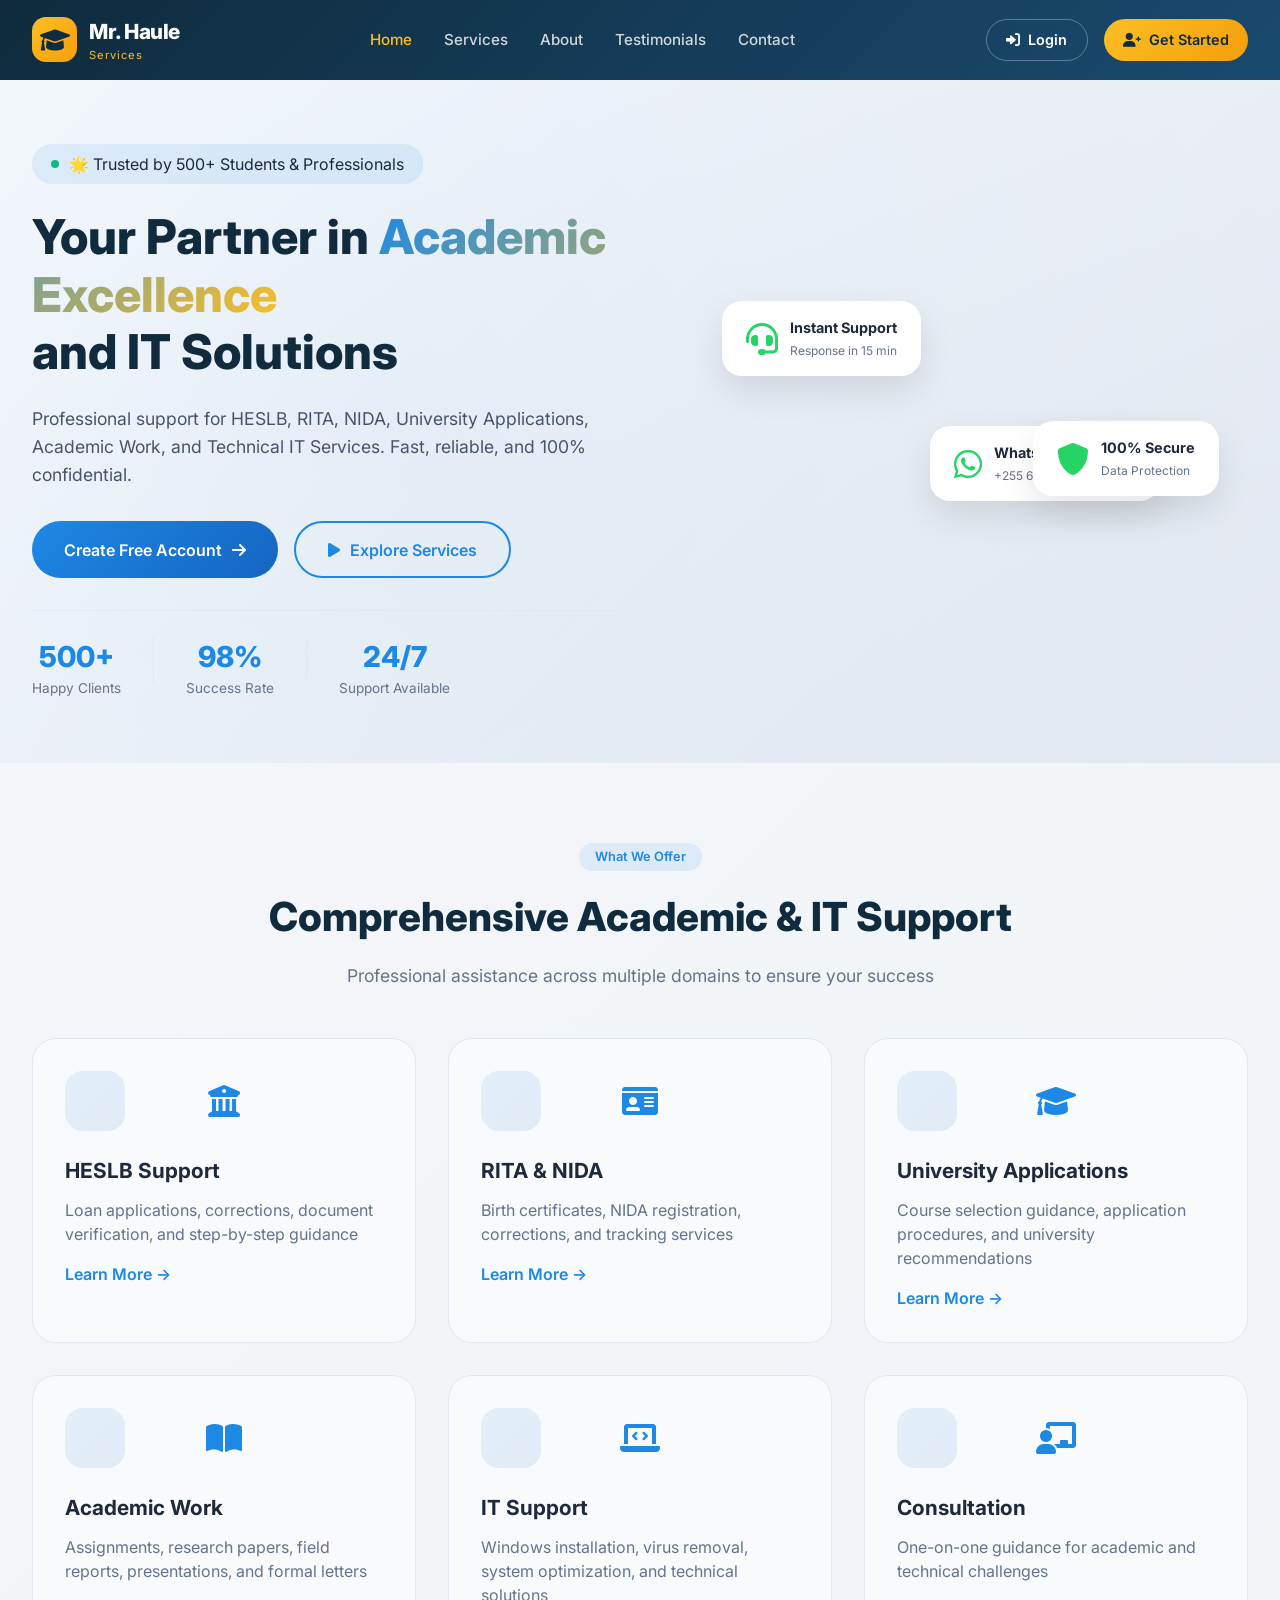
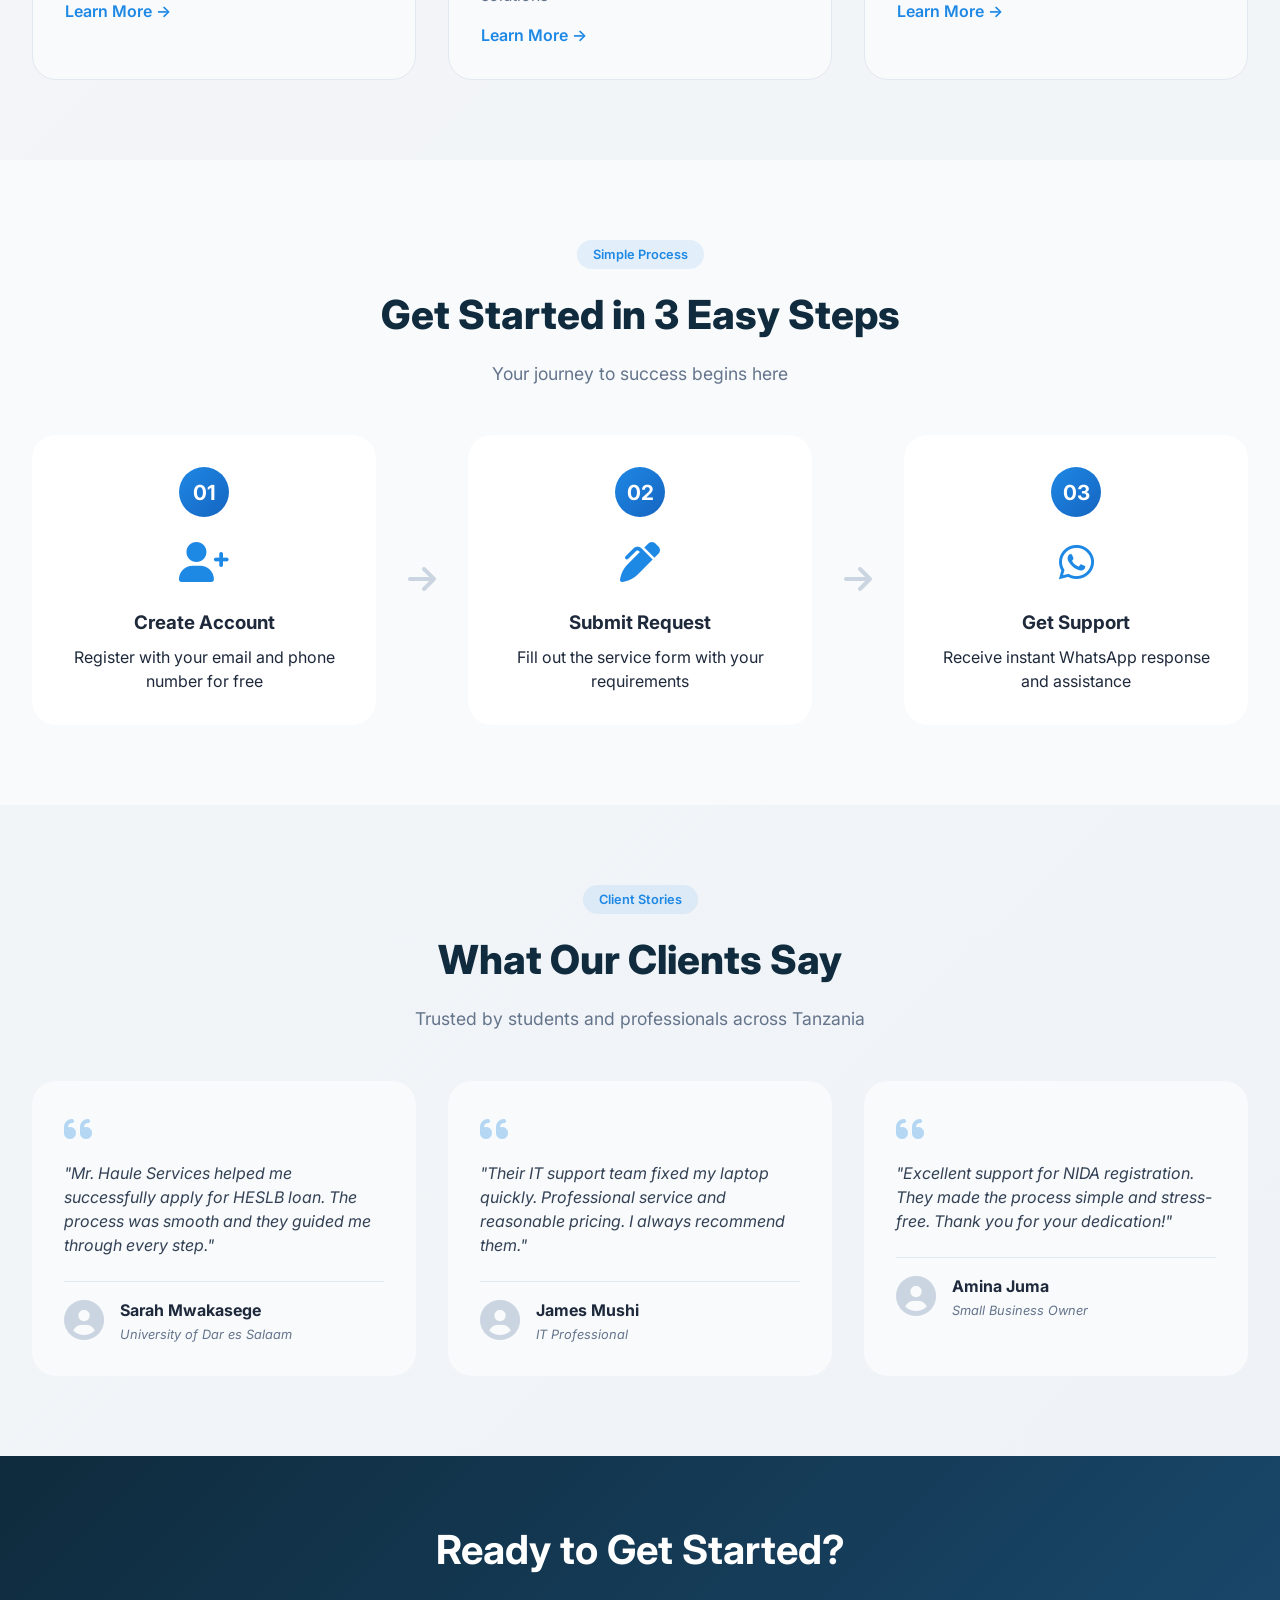
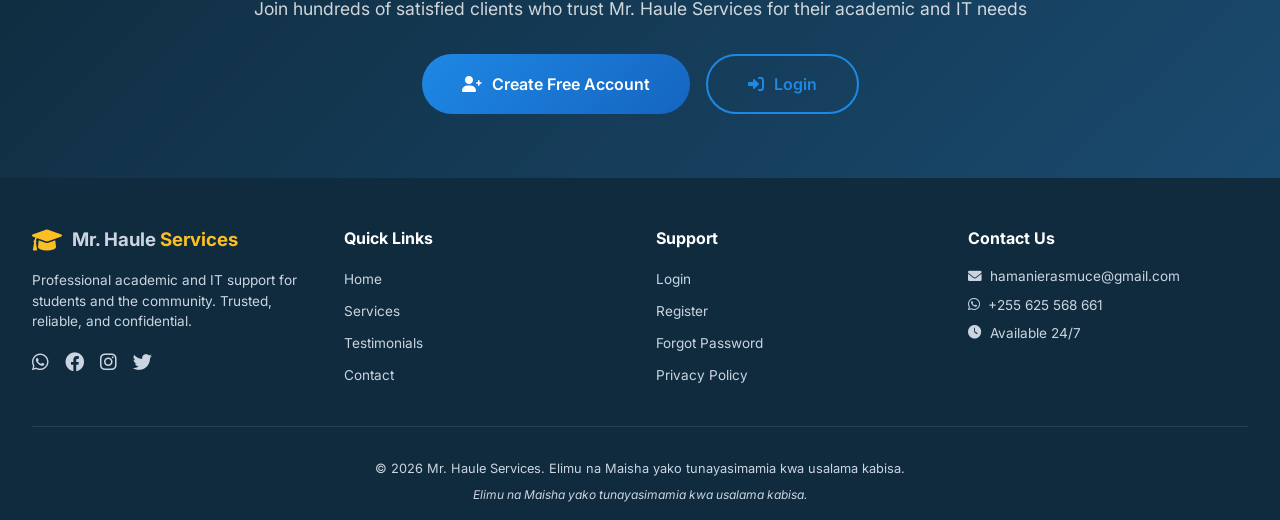
<file: index.html>
<!DOCTYPE html>
<html lang="en">
<head>
  <meta charset="UTF-8">
  <meta name="viewport" content="width=device-width, initial-scale=1.0, viewport-fit=cover">
  <title>Mr. Haule Services | Premium Academic & IT Support</title>
  <link rel="stylesheet" href="style.css">
  <link href="https://fonts.googleapis.com/css2?family=Inter:wght@300;400;500;600;700;800;900&display=swap" rel="stylesheet">
  <link rel="stylesheet" href="https://cdnjs.cloudflare.com/ajax/libs/font-awesome/6.0.0-beta3/css/all.min.css">
</head>
<body>

  <!-- Premium Navigation -->
  <nav class="navbar-premium">
    <div class="nav-container">
      <div class="logo-premium">
        <div class="logo-icon">
          <i class="fas fa-graduation-cap"></i>
        </div>
        <div class="logo-text">
          <span class="logo-main">Mr. Haule</span>
          <span class="logo-sub">Services</span>
        </div>
      </div>
      
      <div class="nav-menu">
        <a href="index.html" class="nav-link active">Home</a>
        <a href="#services" class="nav-link">Services</a>
        <a href="#about" class="nav-link">About</a>
        <a href="#testimonials" class="nav-link">Testimonials</a>
        <a href="#contact" class="nav-link">Contact</a>
      </div>
      
      <div class="nav-actions">
        <a href="login.html" class="btn-login">
          <i class="fas fa-sign-in-alt"></i> Login
        </a>
        <a href="register.html" class="btn-register">
          <i class="fas fa-user-plus"></i> Get Started
        </a>
      </div>
      
      <div class="mobile-toggle">
        <i class="fas fa-bars"></i>
      </div>
    </div>
  </nav>

  <!-- Hero Section -->
  <section class="hero-premium">
    <div class="hero-gradient"></div>
    <div class="hero-container">
      <div class="hero-content-premium">
        <div class="hero-badge-premium">
          <span class="badge-pulse"></span>
          <span>🌟 Trusted by 500+ Students & Professionals</span>
        </div>
        
        <h1 class="hero-title">
          Your Partner in
          <span class="gradient-text-premium">Academic Excellence</span>
          <br>and IT Solutions
        </h1>
        
        <p class="hero-description-premium">
          Professional support for HESLB, RITA, NIDA, University Applications, 
          Academic Work, and Technical IT Services. Fast, reliable, and 100% confidential.
        </p>
        
        <div class="hero-buttons-premium">
          <a href="register.html" class="btn-primary-premium">
            <span>Create Free Account</span>
            <i class="fas fa-arrow-right"></i>
          </a>
          <a href="#services" class="btn-secondary-premium">
            <i class="fas fa-play"></i>
            <span>Explore Services</span>
          </a>
        </div>
        
        <div class="hero-stats-premium">
          <div class="stat-premium">
            <div class="stat-number">500+</div>
            <div class="stat-label">Happy Clients</div>
          </div>
          <div class="stat-divider-premium"></div>
          <div class="stat-premium">
            <div class="stat-number">98%</div>
            <div class="stat-label">Success Rate</div>
          </div>
          <div class="stat-divider-premium"></div>
          <div class="stat-premium">
            <div class="stat-number">24/7</div>
            <div class="stat-label">Support Available</div>
          </div>
        </div>
      </div>
      
      <div class="hero-visual-premium">
        <div class="floating-card card-1">
          <i class="fas fa-headset"></i>
          <div class="card-content">
            <h4>Instant Support</h4>
            <p>Response in 15 min</p>
          </div>
        </div>
        <div class="floating-card card-2">
          <i class="fab fa-whatsapp"></i>
          <div class="card-content">
            <h4>WhatsApp Available</h4>
            <p>+255 625 568 661</p>
          </div>
        </div>
        <div class="floating-card card-3">
          <i class="fas fa-shield-alt"></i>
          <div class="card-content">
            <h4>100% Secure</h4>
            <p>Data Protection</p>
          </div>
        </div>
      </div>
    </div>
  </section>

  <!-- Services Section -->
  <section id="services" class="services-premium">
    <div class="section-container">
      <div class="section-header-premium">
        <span class="section-tag-premium">What We Offer</span>
        <h2 class="section-title-premium">Comprehensive Academic & IT Support</h2>
        <p class="section-subtitle-premium">Professional assistance across multiple domains to ensure your success</p>
      </div>
      
      <div class="services-grid-premium">
        <div class="service-card-premium">
          <div class="service-icon-wrapper">
            <div class="service-icon-bg"></div>
            <i class="fas fa-university"></i>
          </div>
          <h3>HESLB Support</h3>
          <p>Loan applications, corrections, document verification, and step-by-step guidance</p>
          <a href="register.html" class="service-link">Learn More →</a>
        </div>
        
        <div class="service-card-premium">
          <div class="service-icon-wrapper">
            <div class="service-icon-bg"></div>
            <i class="fas fa-id-card"></i>
          </div>
          <h3>RITA & NIDA</h3>
          <p>Birth certificates, NIDA registration, corrections, and tracking services</p>
          <a href="register.html" class="service-link">Learn More →</a>
        </div>
        
        <div class="service-card-premium">
          <div class="service-icon-wrapper">
            <div class="service-icon-bg"></div>
            <i class="fas fa-graduation-cap"></i>
          </div>
          <h3>University Applications</h3>
          <p>Course selection guidance, application procedures, and university recommendations</p>
          <a href="register.html" class="service-link">Learn More →</a>
        </div>
        
        <div class="service-card-premium">
          <div class="service-icon-wrapper">
            <div class="service-icon-bg"></div>
            <i class="fas fa-book-open"></i>
          </div>
          <h3>Academic Work</h3>
          <p>Assignments, research papers, field reports, presentations, and formal letters</p>
          <a href="register.html" class="service-link">Learn More →</a>
        </div>
        
        <div class="service-card-premium">
          <div class="service-icon-wrapper">
            <div class="service-icon-bg"></div>
            <i class="fas fa-laptop-code"></i>
          </div>
          <h3>IT Support</h3>
          <p>Windows installation, virus removal, system optimization, and technical solutions</p>
          <a href="register.html" class="service-link">Learn More →</a>
        </div>
        
        <div class="service-card-premium">
          <div class="service-icon-wrapper">
            <div class="service-icon-bg"></div>
            <i class="fas fa-chalkboard-user"></i>
          </div>
          <h3>Consultation</h3>
          <p>One-on-one guidance for academic and technical challenges</p>
          <a href="register.html" class="service-link">Learn More →</a>
        </div>
      </div>
    </div>
  </section>

  <!-- How It Works Section -->
  <section class="how-it-works-premium">
    <div class="section-container">
      <div class="section-header-premium">
        <span class="section-tag-premium">Simple Process</span>
        <h2 class="section-title-premium">Get Started in 3 Easy Steps</h2>
        <p class="section-subtitle-premium">Your journey to success begins here</p>
      </div>
      
      <div class="steps-premium">
        <div class="step-premium">
          <div class="step-number-premium">01</div>
          <div class="step-icon-premium">
            <i class="fas fa-user-plus"></i>
          </div>
          <h3>Create Account</h3>
          <p>Register with your email and phone number for free</p>
        </div>
        
        <div class="step-connector">
          <i class="fas fa-arrow-right"></i>
        </div>
        
        <div class="step-premium">
          <div class="step-number-premium">02</div>
          <div class="step-icon-premium">
            <i class="fas fa-pen-alt"></i>
          </div>
          <h3>Submit Request</h3>
          <p>Fill out the service form with your requirements</p>
        </div>
        
        <div class="step-connector">
          <i class="fas fa-arrow-right"></i>
        </div>
        
        <div class="step-premium">
          <div class="step-number-premium">03</div>
          <div class="step-icon-premium">
            <i class="fab fa-whatsapp"></i>
          </div>
          <h3>Get Support</h3>
          <p>Receive instant WhatsApp response and assistance</p>
        </div>
      </div>
    </div>
  </section>

  <!-- Testimonials Section -->
  <section id="testimonials" class="testimonials-premium">
    <div class="section-container">
      <div class="section-header-premium">
        <span class="section-tag-premium">Client Stories</span>
        <h2 class="section-title-premium">What Our Clients Say</h2>
        <p class="section-subtitle-premium">Trusted by students and professionals across Tanzania</p>
      </div>
      
      <div class="testimonials-grid-premium">
        <div class="testimonial-card-premium">
          <div class="testimonial-quote">
            <i class="fas fa-quote-left"></i>
          </div>
          <p>"Mr. Haule Services helped me successfully apply for HESLB loan. The process was smooth and they guided me through every step."</p>
          <div class="testimonial-author-premium">
            <div class="author-avatar">
              <i class="fas fa-user-circle"></i>
            </div>
            <div class="author-info">
              <h4>Sarah Mwakasege</h4>
              <p>University of Dar es Salaam</p>
            </div>
          </div>
        </div>
        
        <div class="testimonial-card-premium">
          <div class="testimonial-quote">
            <i class="fas fa-quote-left"></i>
          </div>
          <p>"Their IT support team fixed my laptop quickly. Professional service and reasonable pricing. I always recommend them."</p>
          <div class="testimonial-author-premium">
            <div class="author-avatar">
              <i class="fas fa-user-circle"></i>
            </div>
            <div class="author-info">
              <h4>James Mushi</h4>
              <p>IT Professional</p>
            </div>
          </div>
        </div>
        
        <div class="testimonial-card-premium">
          <div class="testimonial-quote">
            <i class="fas fa-quote-left"></i>
          </div>
          <p>"Excellent support for NIDA registration. They made the process simple and stress-free. Thank you for your dedication!"</p>
          <div class="testimonial-author-premium">
            <div class="author-avatar">
              <i class="fas fa-user-circle"></i>
            </div>
            <div class="author-info">
              <h4>Amina Juma</h4>
              <p>Small Business Owner</p>
            </div>
          </div>
        </div>
      </div>
    </div>
  </section>

  <!-- CTA Section -->
  <section class="cta-premium">
    <div class="section-container">
      <div class="cta-content-premium">
        <h2>Ready to Get Started?</h2>
        <p>Join hundreds of satisfied clients who trust Mr. Haule Services for their academic and IT needs</p>
        <div class="cta-buttons-premium">
          <a href="register.html" class="btn-primary-premium btn-large">
            <i class="fas fa-user-plus"></i> Create Free Account
          </a>
          <a href="login.html" class="btn-secondary-premium btn-large">
            <i class="fas fa-sign-in-alt"></i> Login
          </a>
        </div>
      </div>
    </div>
  </section>

  <!-- Footer -->
  <footer class="footer-premium">
    <div class="footer-container">
      <div class="footer-grid">
        <div class="footer-about">
          <div class="footer-logo">
            <i class="fas fa-graduation-cap"></i>
            <h3>Mr. Haule <span>Services</span></h3>
          </div>
          <p>Professional academic and IT support for students and the community. Trusted, reliable, and confidential.</p>
          <div class="social-links">
            <a href="#"><i class="fab fa-whatsapp"></i></a>
            <a href="#"><i class="fab fa-facebook"></i></a>
            <a href="#"><i class="fab fa-instagram"></i></a>
            <a href="#"><i class="fab fa-twitter"></i></a>
          </div>
        </div>
        
        <div class="footer-links">
          <h4>Quick Links</h4>
          <ul>
            <li><a href="index.html">Home</a></li>
            <li><a href="#services">Services</a></li>
            <li><a href="#testimonials">Testimonials</a></li>
            <li><a href="#contact">Contact</a></li>
          </ul>
        </div>
        
        <div class="footer-links">
          <h4>Support</h4>
          <ul>
            <li><a href="login.html">Login</a></li>
            <li><a href="register.html">Register</a></li>
            <li><a href="forgot-password.html">Forgot Password</a></li>
            <li><a href="#">Privacy Policy</a></li>
          </ul>
        </div>
        
        <div class="footer-contact">
          <h4>Contact Us</h4>
          <p><i class="fas fa-envelope"></i> hamanierasmuce@gmail.com</p>
          <p><i class="fab fa-whatsapp"></i> +255 625 568 661</p>
          <p><i class="fas fa-clock"></i> Available 24/7</p>
        </div>
      </div>
      
      <div class="footer-bottom">
        <p id="copyright"></p>
        <p class="tagline">Elimu na Maisha yako tunayasimamia kwa usalama kabisa.</p>
      </div>
    </div>
  </footer>

  <script src="script.js"></script>
  <script>
    // Mobile menu toggle
    const mobileToggle = document.querySelector('.mobile-toggle');
    const navMenu = document.querySelector('.nav-menu');
    
    if (mobileToggle) {
      mobileToggle.addEventListener('click', () => {
        navMenu.classList.toggle('active');
      });
    }
    
    // Set copyright year
    const copyrightEl = document.getElementById('copyright');
    if (copyrightEl) {
      copyrightEl.innerHTML = `© ${new Date().getFullYear()} Mr. Haule Services. Elimu na Maisha yako tunayasimamia kwa usalama kabisa.`;
    }
  </script>
</body>
</html>
</file>
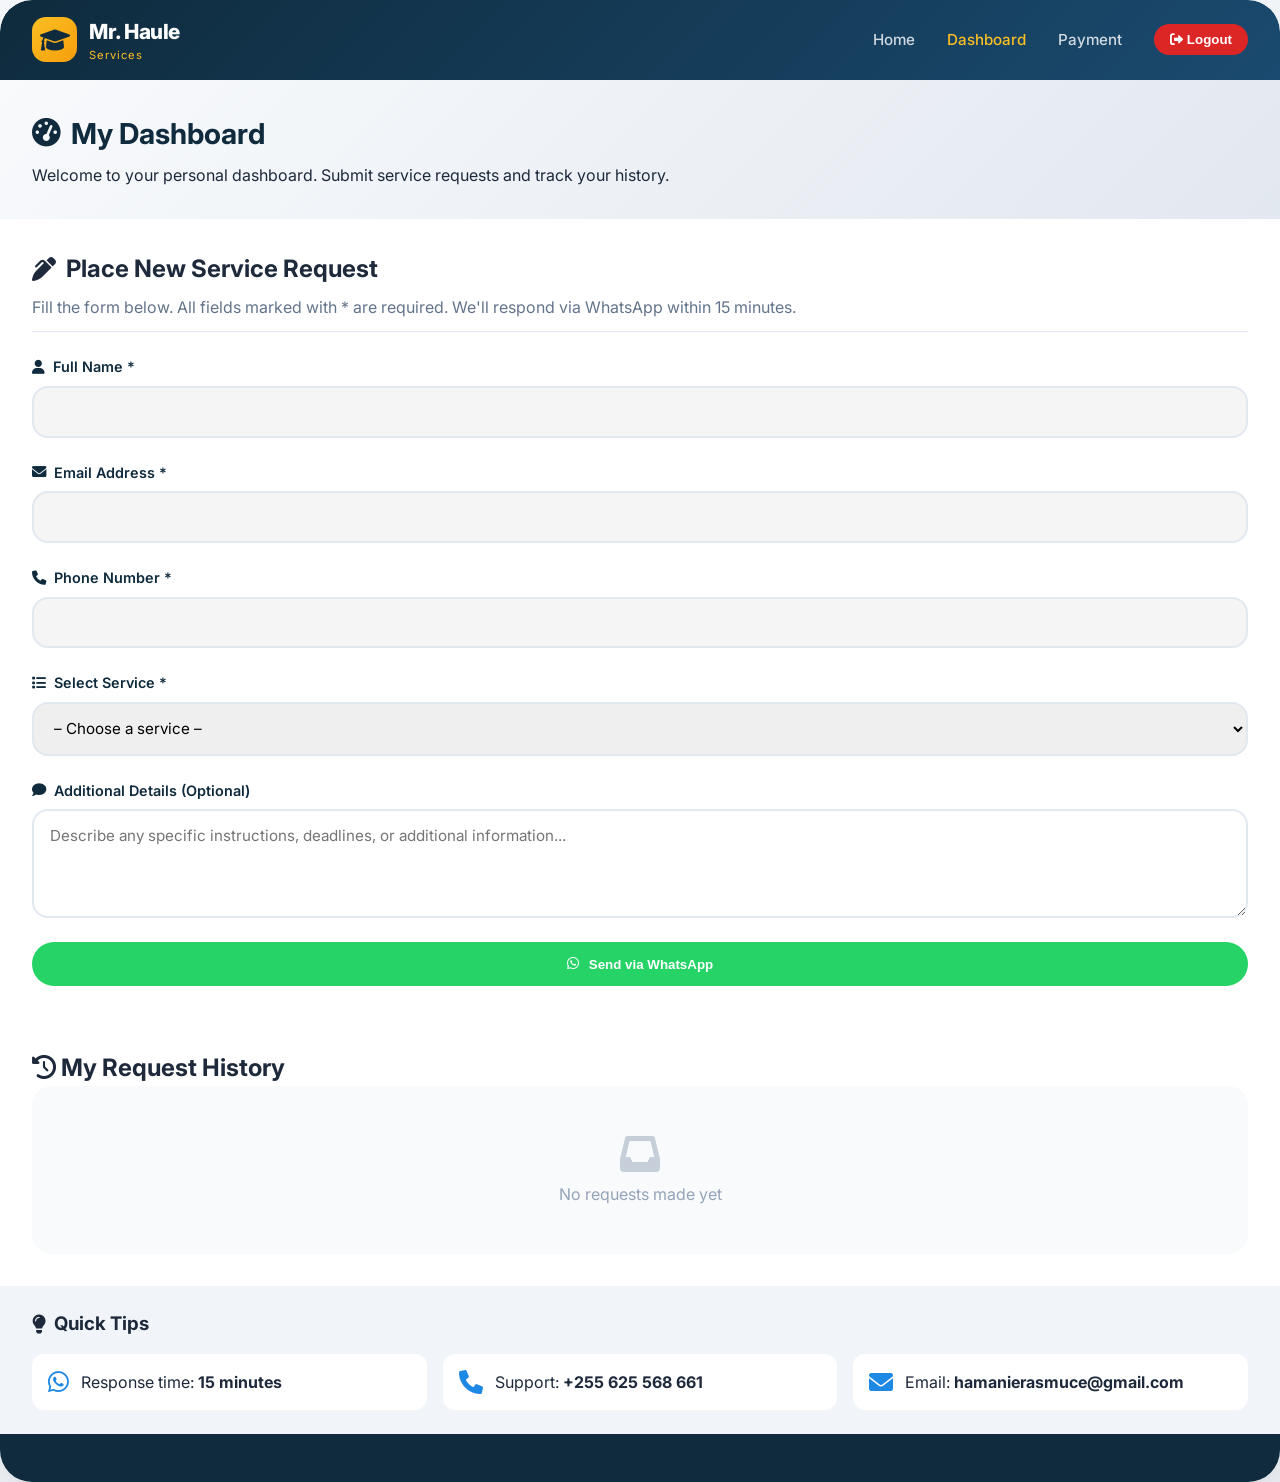
<file: dashboard.html>
<!DOCTYPE html>
<html lang="en">
<head>
  <meta charset="UTF-8">
  <meta name="viewport" content="width=device-width, initial-scale=1.0">
  <title>Dashboard | Mr. Haule Services</title>
  <link rel="stylesheet" href="style.css">
  <link href="https://fonts.googleapis.com/css2?family=Inter:wght@300;400;500;600;700;800;900&display=swap" rel="stylesheet">
  <link rel="stylesheet" href="https://cdnjs.cloudflare.com/ajax/libs/font-awesome/6.0.0-beta3/css/all.min.css">
</head>
<body>
  <div class="container dashboard-container">
    <!-- Premium Navigation -->
    <nav class="navbar-premium">
      <div class="nav-container">
        <div class="logo-premium">
          <div class="logo-icon">
            <i class="fas fa-graduation-cap"></i>
          </div>
          <div class="logo-text">
            <span class="logo-main">Mr. Haule</span>
            <span class="logo-sub">Services</span>
          </div>
        </div>
        <div class="nav-menu">
          <a href="index.html" class="nav-link">Home</a>
          <a href="dashboard.html" class="nav-link active">Dashboard</a>
          <a href="payment.html" class="nav-link">Payment</a>
          <button id="logoutBtn" class="btn-logout-small">
            <i class="fas fa-sign-out-alt"></i> Logout
          </button>
        </div>
      </div>
    </nav>

    <!-- Dashboard Header -->
    <div class="dashboard-header">
      <h1><i class="fas fa-tachometer-alt"></i> My Dashboard</h1>
      <p id="welcomeMessage">Welcome to your personal dashboard. Submit service requests and track your history.</p>
    </div>

    <!-- Request Form Section -->
    <section class="form-section">
      <h2><i class="fas fa-pen-alt"></i> Place New Service Request</h2>
      <p class="form-intro">Fill the form below. All fields marked with * are required. We'll respond via WhatsApp within 15 minutes.</p>
      
      <form id="serviceRequestForm">
        <div class="input-group-premium">
          <label><i class="fas fa-user"></i> Full Name *</label>
          <input type="text" id="fullname" readonly style="background:#f5f5f5;">
        </div>

        <div class="input-group-premium">
          <label><i class="fas fa-envelope"></i> Email Address *</label>
          <input type="email" id="email" readonly style="background:#f5f5f5;">
        </div>

        <div class="input-group-premium">
          <label><i class="fas fa-phone"></i> Phone Number *</label>
          <input type="tel" id="phone" readonly style="background:#f5f5f5;">
        </div>

        <div class="input-group-premium">
          <label><i class="fas fa-list"></i> Select Service *</label>
          <select id="service">
            <option value="" disabled selected>– Choose a service –</option>
            <optgroup label="🏛️ HESLB (Mikopo & Marekebisho)">
              <option value="HESLB: Maombi ya Mkopo">📝 Maombi ya Mkopo</option>
              <option value="HESLB: Marekebisho ya taarifa">✏️ Marekebisho ya taarifa</option>
              <option value="HESLB: Uhakiki wa nyaraka">📄 Uhakiki wa nyaraka</option>
              <option value="HESLB: Mwongozo wa maombi hatua kwa hatua">📖 Mwongozo wa maombi</option>
            </optgroup>
            <optgroup label="🆔 RITA (Vyeti & Marekebisho)">
              <option value="RITA: Vyeti vya Kuzaliwa">👶 Vyeti vya Kuzaliwa</option>
              <option value="RITA: Vyeti vya Kifo">⚰️ Vyeti vya Kifo</option>
              <option value="RITA: Marekebisho ya taarifa">✏️ Marekebisho ya taarifa</option>
            </optgroup>
            <optgroup label="🪪 NIDA (Usajili & Namba)">
              <option value="NIDA: Usajili wa NIDA">📝 Usajili wa NIDA</option>
              <option value="NIDA: Marekebisho ya taarifa">✏️ Marekebisho ya taarifa</option>
              <option value="NIDA: Mwongozo wa kupata Namba">📖 Mwongozo wa NIDA</option>
            </optgroup>
            <optgroup label="🎓 Vyuo (Udahili & Mwongozo)">
              <option value="Vyuo: Maombi ya udahili">📋 Maombi ya udahili</option>
              <option value="Vyuo: Uchaguzi wa kozi sahihi">🎯 Uchaguzi wa kozi</option>
            </optgroup>
            <optgroup label="📚 Huduma za Kitaaluma">
              <option value="Kitaaluma: Field Report">🌍 Field Report</option>
              <option value="Kitaaluma: Assignments">📝 Assignments</option>
              <option value="Kitaaluma: Research">🔬 Research</option>
              <option value="Kitaaluma: Presentations">📊 Presentations</option>
            </optgroup>
            <optgroup label="💻 IT Support">
              <option value="IT Support: Windows Installation">🪟 Windows Installation</option>
              <option value="IT Support: Kuformat PC/Laptop">💿 Kuformat PC/Laptop</option>
              <option value="IT Support: Antivirus">🛡️ Antivirus</option>
              <option value="IT Support: Kuondoa Virus">🦠 Kuondoa Virus</option>
              <option value="IT Support: Kuongeza speed">⚡ Kuongeza speed</option>
            </optgroup>
          </select>
          <div class="error-message" id="serviceError"></div>
        </div>

        <div class="input-group-premium">
          <label><i class="fas fa-comment"></i> Additional Details (Optional)</label>
          <textarea id="details" rows="4" placeholder="Describe any specific instructions, deadlines, or additional information..."></textarea>
        </div>

        <button type="submit" class="btn-primary-premium btn-block" style="background: #25d366;">
          <i class="fab fa-whatsapp"></i> Send via WhatsApp
        </button>
      </form>
    </section>

    <!-- Request History Section -->
    <section class="history-section">
      <h2><i class="fas fa-history"></i> My Request History</h2>
      <div id="requestHistory" class="history-list">
        <div class="empty-history">
          <i class="fas fa-inbox"></i>
          <p>No requests made yet</p>
        </div>
      </div>
    </section>

    <!-- Quick Tips -->
    <section class="quick-tips">
      <h3><i class="fas fa-lightbulb"></i> Quick Tips</h3>
      <div class="tips-grid">
        <div class="tip-card">
          <i class="fab fa-whatsapp"></i>
          <p>Response time: <strong>15 minutes</strong></p>
        </div>
        <div class="tip-card">
          <i class="fas fa-phone"></i>
          <p>Support: <strong>+255 625 568 661</strong></p>
        </div>
        <div class="tip-card">
          <i class="fas fa-envelope"></i>
          <p>Email: <strong>hamanierasmuce@gmail.com</strong></p>
        </div>
      </div>
    </section>

    <footer class="footer-premium-simple">
      <p id="copyright"></p>
    </footer>
  </div>

  <script src="script.js"></script>
</body>
</html>
</file>
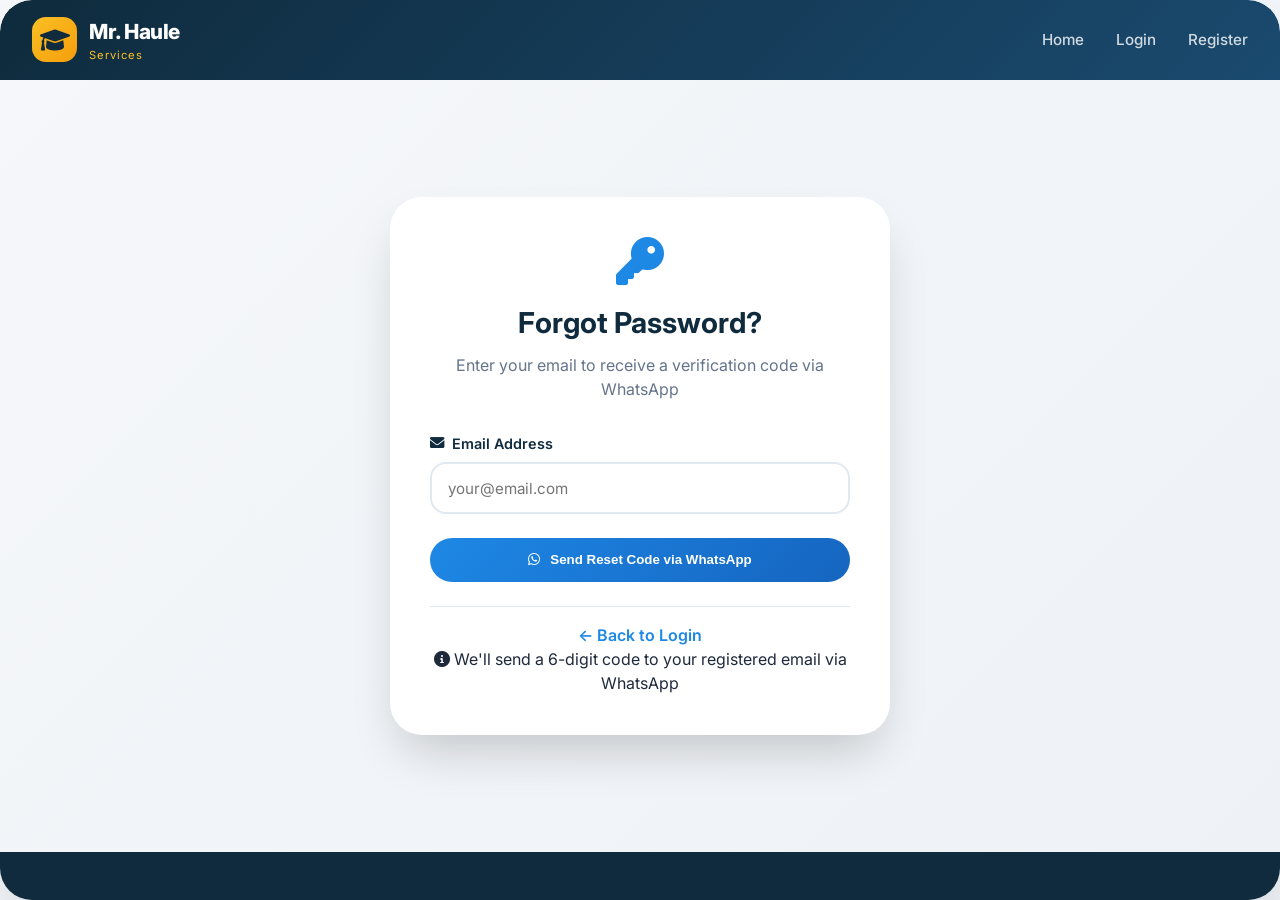
<file: forgot-password.html>
<!DOCTYPE html>
<html lang="en">
<head>
  <meta charset="UTF-8">
  <meta name="viewport" content="width=device-width, initial-scale=1.0">
  <title>Forgot Password | Mr. Haule Services</title>
  <link rel="stylesheet" href="style.css">
  <link href="https://fonts.googleapis.com/css2?family=Inter:wght@300;400;500;600;700;800;900&display=swap" rel="stylesheet">
  <link rel="stylesheet" href="https://cdnjs.cloudflare.com/ajax/libs/font-awesome/6.0.0-beta3/css/all.min.css">
</head>
<body>
  <div class="container auth-container">
    <nav class="navbar-premium">
      <div class="nav-container">
        <div class="logo-premium">
          <div class="logo-icon">
            <i class="fas fa-graduation-cap"></i>
          </div>
          <div class="logo-text">
            <span class="logo-main">Mr. Haule</span>
            <span class="logo-sub">Services</span>
          </div>
        </div>
        <div class="nav-menu">
          <a href="index.html" class="nav-link">Home</a>
          <a href="login.html" class="nav-link">Login</a>
          <a href="register.html" class="nav-link">Register</a>
        </div>
      </div>
    </nav>

    <div class="auth-form-container">
      <div class="auth-card-premium">
        <div class="auth-header-premium">
          <div class="auth-icon">
            <i class="fas fa-key"></i>
          </div>
          <h2>Forgot Password?</h2>
          <p>Enter your email to receive a verification code via WhatsApp</p>
        </div>

        <form id="forgotPasswordForm">
          <div class="input-group-premium">
            <label><i class="fas fa-envelope"></i> Email Address</label>
            <input type="email" id="resetEmail" placeholder="your@email.com" required>
            <div class="error-message" id="resetEmailError"></div>
          </div>

          <button type="submit" class="btn-primary-premium btn-block">
            <i class="fab fa-whatsapp"></i> Send Reset Code via WhatsApp
          </button>
        </form>

        <div class="auth-footer">
          <p><a href="login.html">← Back to Login</a></p>
          <div class="demo-info">
            <i class="fas fa-info-circle"></i> We'll send a 6-digit code to your registered email via WhatsApp
          </div>
        </div>
      </div>
    </div>

    <footer class="footer-premium-simple">
      <p id="copyright"></p>
    </footer>
  </div>

  <script src="script.js"></script>
</body>
</html>
</file>
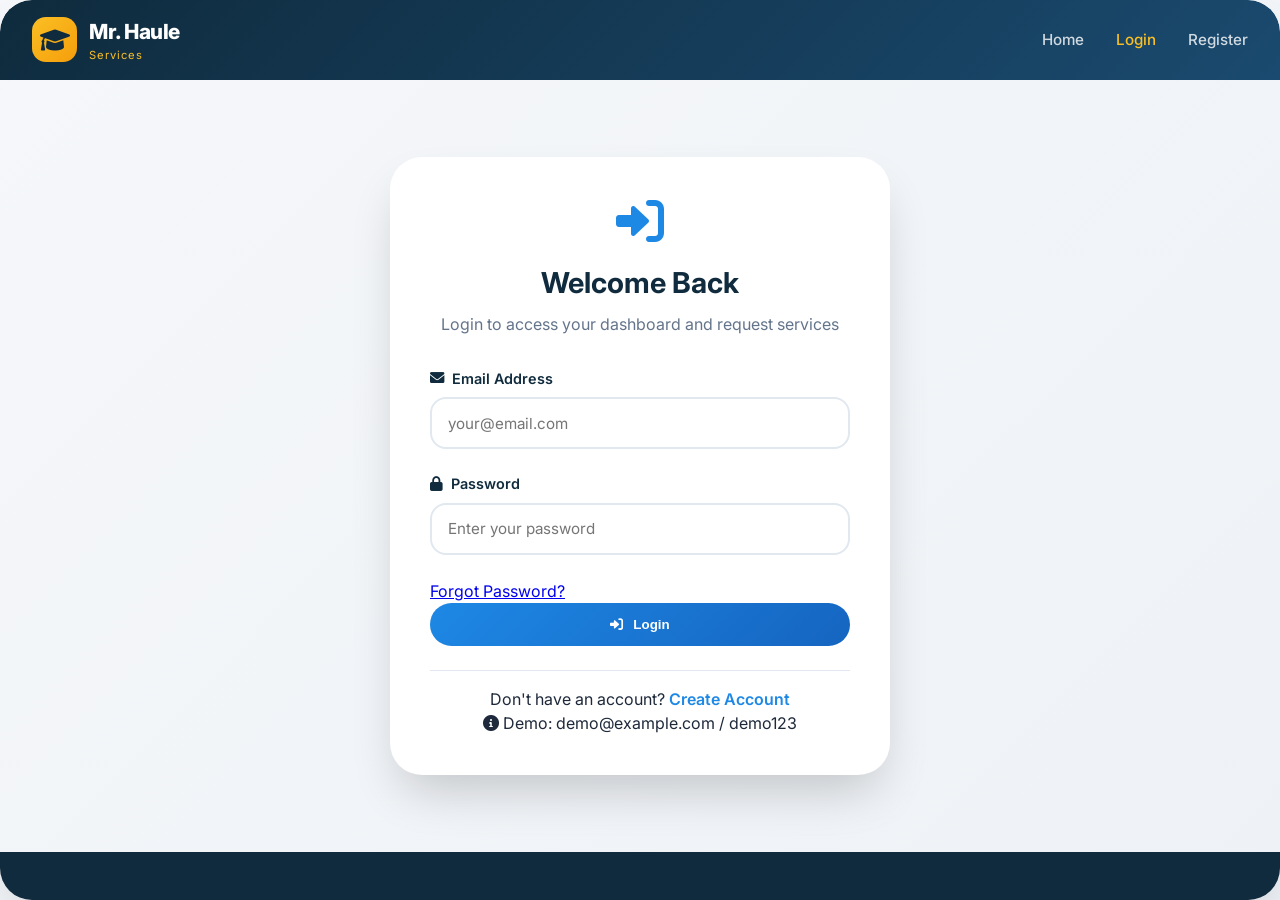
<file: login.html>
<!DOCTYPE html>
<html lang="en">
<head>
  <meta charset="UTF-8">
  <meta name="viewport" content="width=device-width, initial-scale=1.0">
  <title>Login | Mr. Haule Services</title>
  <link rel="stylesheet" href="style.css">
  <link href="https://fonts.googleapis.com/css2?family=Inter:wght@300;400;500;600;700;800;900&display=swap" rel="stylesheet">
  <link rel="stylesheet" href="https://cdnjs.cloudflare.com/ajax/libs/font-awesome/6.0.0-beta3/css/all.min.css">
</head>
<body>
  <div class="container auth-container">
    <!-- Premium Navigation -->
    <nav class="navbar-premium">
      <div class="nav-container">
        <div class="logo-premium">
          <div class="logo-icon">
            <i class="fas fa-graduation-cap"></i>
          </div>
          <div class="logo-text">
            <span class="logo-main">Mr. Haule</span>
            <span class="logo-sub">Services</span>
          </div>
        </div>
        <div class="nav-menu">
          <a href="index.html" class="nav-link">Home</a>
          <a href="login.html" class="nav-link active">Login</a>
          <a href="register.html" class="nav-link">Register</a>
        </div>
      </div>
    </nav>

    <div class="auth-form-container">
      <div class="auth-card-premium">
        <div class="auth-header-premium">
          <div class="auth-icon">
            <i class="fas fa-sign-in-alt"></i>
          </div>
          <h2>Welcome Back</h2>
          <p>Login to access your dashboard and request services</p>
        </div>

        <form id="loginForm">
          <div class="input-group-premium">
            <label><i class="fas fa-envelope"></i> Email Address</label>
            <input type="email" id="loginEmail" placeholder="your@email.com" required>
            <div class="error-message" id="loginEmailError"></div>
          </div>

          <div class="input-group-premium">
            <label><i class="fas fa-lock"></i> Password</label>
            <input type="password" id="loginPassword" placeholder="Enter your password" required>
            <div class="error-message" id="loginPasswordError"></div>
          </div>

          <div class="forgot-link">
            <a href="forgot-password.html">Forgot Password?</a>
          </div>

          <button type="submit" class="btn-primary-premium btn-block">
            <i class="fas fa-sign-in-alt"></i> Login
          </button>
        </form>

        <div class="auth-footer">
          <p>Don't have an account? <a href="register.html">Create Account</a></p>
          <div class="demo-info">
            <i class="fas fa-info-circle"></i> Demo: demo@example.com / demo123
          </div>
        </div>
      </div>
    </div>

    <footer class="footer-premium-simple">
      <p id="copyright"></p>
    </footer>
  </div>

  <script src="script.js"></script>
</body>
</html>
</file>
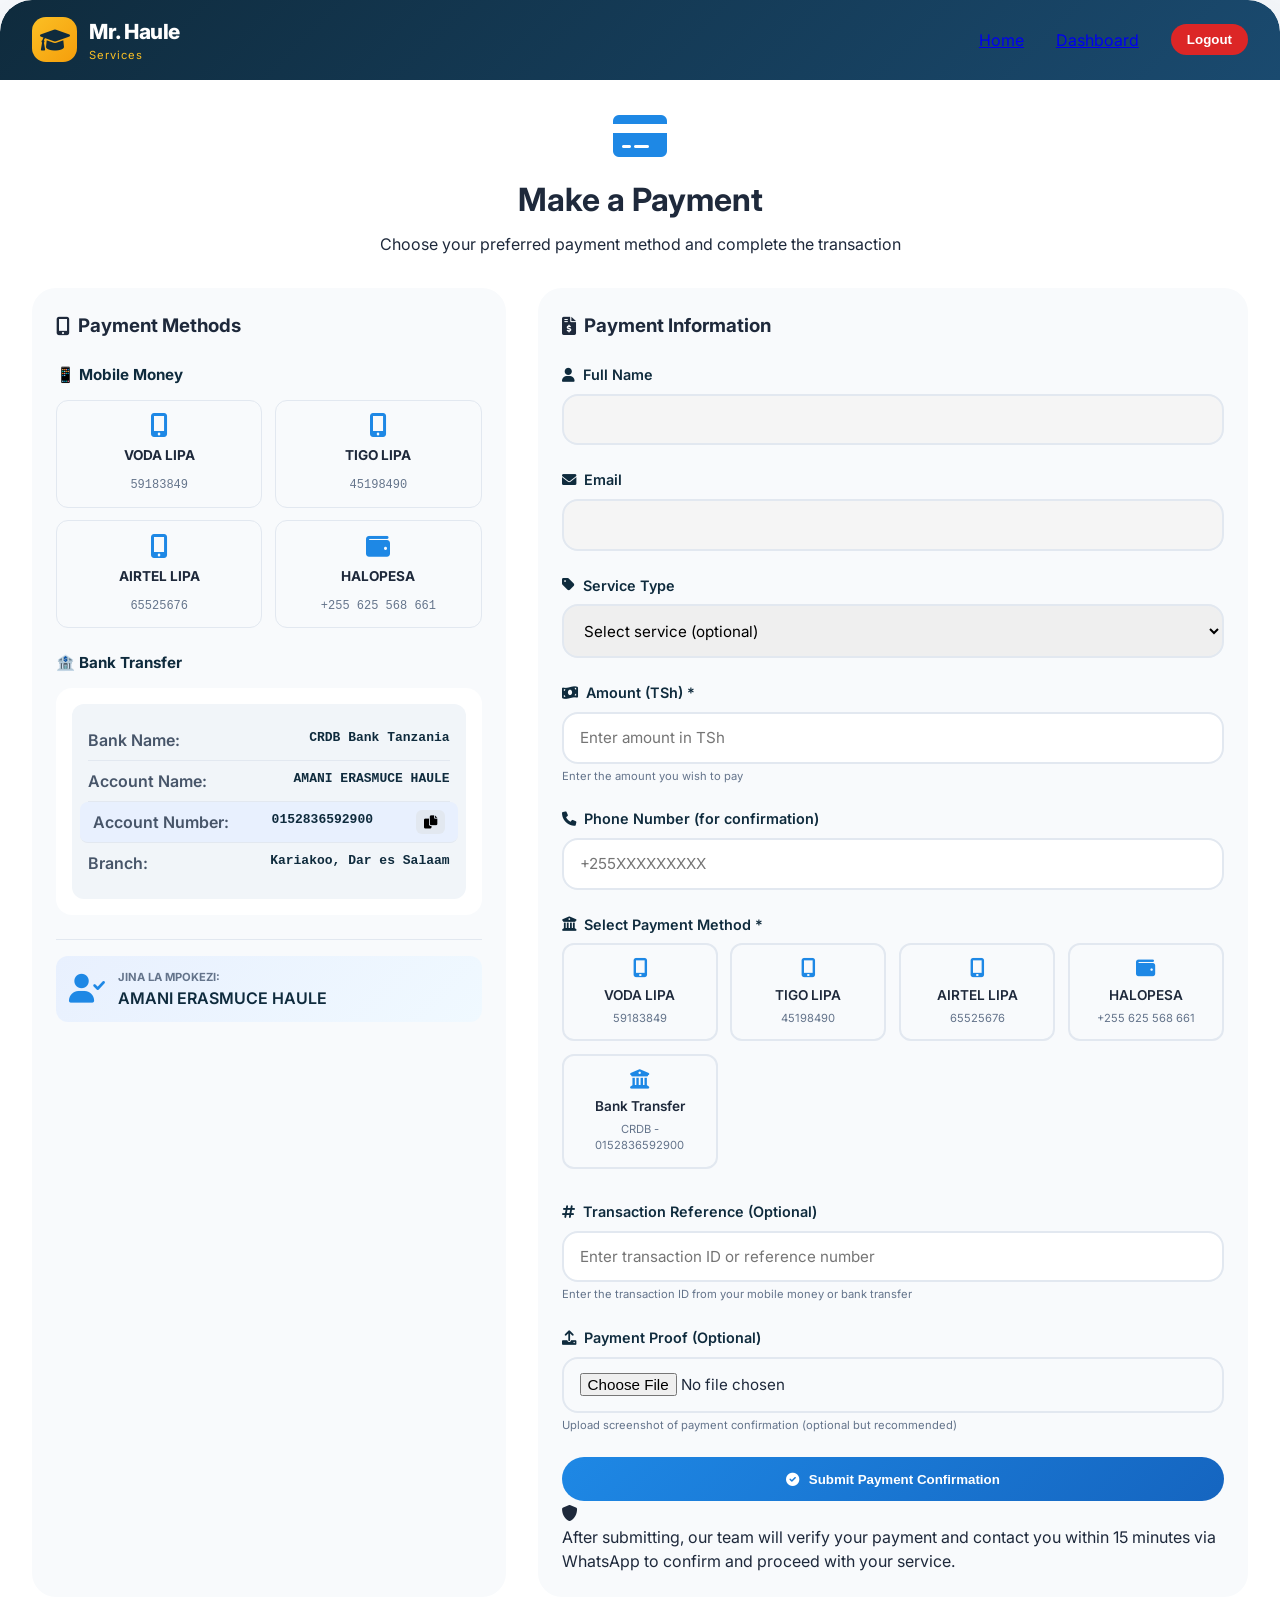
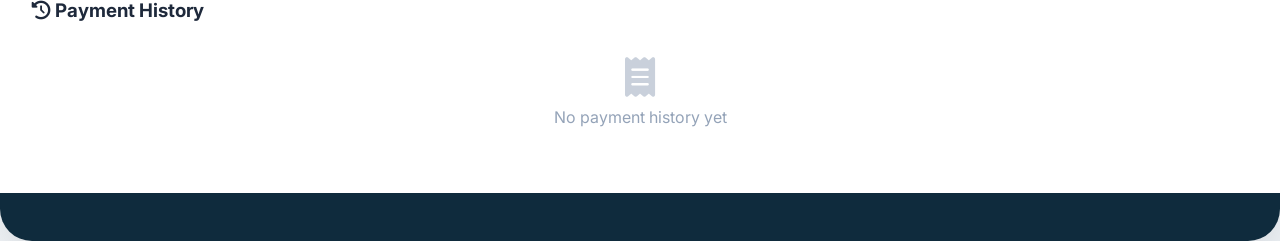
<file: payment.html>
<!DOCTYPE html>
<html lang="en">
<head>
  <meta charset="UTF-8">
  <meta name="viewport" content="width=device-width, initial-scale=1.0">
  <title>Make Payment | Mr. Haule Services</title>
  <link rel="stylesheet" href="style.css">
  <link href="https://fonts.googleapis.com/css2?family=Inter:wght@300;400;500;600;700;800;900&display=swap" rel="stylesheet">
  <link rel="stylesheet" href="https://cdnjs.cloudflare.com/ajax/libs/font-awesome/6.0.0-beta3/css/all.min.css">
</head>
<body>
  <div class="container payment-container">
    <nav class="navbar-premium">
      <div class="nav-container">
        <div class="logo-premium">
          <div class="logo-icon">
            <i class="fas fa-graduation-cap"></i>
          </div>
          <div class="logo-text">
            <span class="logo-main">Mr. Haule</span>
            <span class="logo-sub">Services</span>
          </div>
        </div>
        <div class="nav-menu">
          <a href="index.html">Home</a>
          <a href="dashboard.html">Dashboard</a>
          <button id="logoutBtnPayment" class="btn-logout-small">Logout</button>
        </div>
      </div>
    </nav>

    <div class="payment-main">
      <div class="payment-header">
        <i class="fas fa-credit-card"></i>
        <h1>Make a Payment</h1>
        <p>Choose your preferred payment method and complete the transaction</p>
      </div>

      <div class="payment-grid">
        <!-- Payment Methods Section -->
        <div class="payment-methods-card">
          <h3><i class="fas fa-mobile-alt"></i> Payment Methods</h3>
          
          <!-- Mobile Money Options -->
          <div class="mobile-money-options">
            <h4>📱 Mobile Money</h4>
            <div class="payment-methods-grid">
              <div class="payment-method-item" data-method="vodacom" data-number="59183849">
                <i class="fas fa-mobile-alt"></i>
                <strong>VODA LIPA</strong>
                <span>59183849</span>
              </div>
              <div class="payment-method-item" data-method="tigo" data-number="45198490">
                <i class="fas fa-mobile-alt"></i>
                <strong>TIGO LIPA</strong>
                <span>45198490</span>
              </div>
              <div class="payment-method-item" data-method="airtel" data-number="65525676">
                <i class="fas fa-mobile-alt"></i>
                <strong>AIRTEL LIPA</strong>
                <span>65525676</span>
              </div>
              <div class="payment-method-item" data-method="halopesa" data-number="255625568661">
                <i class="fas fa-wallet"></i>
                <strong>HALOPESA</strong>
                <span>+255 625 568 661</span>
              </div>
            </div>
          </div>

          <!-- Bank Transfer Option -->
          <div class="bank-transfer-option">
            <h4>🏦 Bank Transfer</h4>
            <div class="bank-details-card">
              <div class="bank-info-highlight">
                <div class="bank-row">
                  <span class="bank-label">Bank Name:</span>
                  <span class="bank-value">CRDB Bank Tanzania</span>
                </div>
                <div class="bank-row">
                  <span class="bank-label">Account Name:</span>
                  <span class="bank-value">AMANI ERASMUCE HAULE</span>
                </div>
                <div class="bank-row highlight">
                  <span class="bank-label">Account Number:</span>
                  <span class="bank-value" id="bankAccountNumber">0152836592900</span>
                  <button class="btn-copy-small" onclick="copyBankAccount()">
                    <i class="fas fa-copy"></i>
                  </button>
                </div>
                <div class="bank-row">
                  <span class="bank-label">Branch:</span>
                  <span class="bank-value">Kariakoo, Dar es Salaam</span>
                </div>
              </div>
            </div>
          </div>

          <!-- Receiver Info -->
          <div class="receiver-info">
            <div class="receiver-card">
              <i class="fas fa-user-check"></i>
              <div>
                <strong>JINA LA MPOKEZI:</strong>
                <span>AMANI ERASMUCE HAULE</span>
              </div>
            </div>
          </div>
        </div>

        <!-- Payment Form -->
        <div class="payment-form-card">
          <h3><i class="fas fa-file-invoice-dollar"></i> Payment Information</h3>
          
          <form id="paymentForm">
            <div class="input-group-premium">
              <label><i class="fas fa-user"></i> Full Name</label>
              <input type="text" id="payerName" readonly style="background:#f5f5f5;">
            </div>

            <div class="input-group-premium">
              <label><i class="fas fa-envelope"></i> Email</label>
              <input type="email" id="payerEmail" readonly style="background:#f5f5f5;">
            </div>

            <div class="input-group-premium">
              <label><i class="fas fa-tag"></i> Service Type</label>
              <select id="paymentService">
                <option value="">Select service (optional)</option>
                <option value="HESLB Application">HESLB Application</option>
                <option value="NIDA Registration">NIDA Registration</option>
                <option value="RITA Certificate">RITA Certificate</option>
                <option value="University Application">University Application</option>
                <option value="Academic Work">Academic Work</option>
                <option value="IT Support">IT Support</option>
                <option value="Other Service">Other Service</option>
              </select>
            </div>

            <div class="input-group-premium">
              <label><i class="fas fa-money-bill-wave"></i> Amount (TSh) *</label>
              <input type="number" id="paymentAmount" placeholder="Enter amount in TSh" required>
              <div class="error-message" id="paymentAmountError"></div>
              <small>Enter the amount you wish to pay</small>
            </div>

            <div class="input-group-premium">
              <label><i class="fas fa-phone"></i> Phone Number (for confirmation)</label>
              <input type="tel" id="paymentPhone" placeholder="+255XXXXXXXXX">
              <div class="error-message" id="paymentPhoneError"></div>
            </div>

            <div class="input-group-premium">
              <label><i class="fas fa-university"></i> Select Payment Method *</label>
              <div class="payment-method-select">
                <div class="method-option" data-method="vodacom">
                  <i class="fas fa-mobile-alt"></i>
                  <span>VODA LIPA</span>
                  <small>59183849</small>
                </div>
                <div class="method-option" data-method="tigo">
                  <i class="fas fa-mobile-alt"></i>
                  <span>TIGO LIPA</span>
                  <small>45198490</small>
                </div>
                <div class="method-option" data-method="airtel">
                  <i class="fas fa-mobile-alt"></i>
                  <span>AIRTEL LIPA</span>
                  <small>65525676</small>
                </div>
                <div class="method-option" data-method="halopesa">
                  <i class="fas fa-wallet"></i>
                  <span>HALOPESA</span>
                  <small>+255 625 568 661</small>
                </div>
                <div class="method-option" data-method="bank">
                  <i class="fas fa-university"></i>
                  <span>Bank Transfer</span>
                  <small>CRDB - 0152836592900</small>
                </div>
              </div>
              <input type="hidden" id="selectedPaymentMethod" required>
              <div class="error-message" id="paymentMethodError"></div>
            </div>

            <div class="input-group-premium">
              <label><i class="fas fa-hashtag"></i> Transaction Reference (Optional)</label>
              <input type="text" id="transactionRef" placeholder="Enter transaction ID or reference number">
              <small>Enter the transaction ID from your mobile money or bank transfer</small>
            </div>

            <div class="input-group-premium">
              <label><i class="fas fa-upload"></i> Payment Proof (Optional)</label>
              <input type="file" id="paymentProof" accept="image/*,.pdf">
              <small>Upload screenshot of payment confirmation (optional but recommended)</small>
            </div>

            <button type="submit" class="btn-primary-premium btn-block">
              <i class="fas fa-check-circle"></i> Submit Payment Confirmation
            </button>
          </form>

          <div class="payment-note">
            <i class="fas fa-shield-alt"></i>
            <p>After submitting, our team will verify your payment and contact you within 15 minutes via WhatsApp to confirm and proceed with your service.</p>
          </div>
        </div>
      </div>

      <!-- Payment History -->
      <div class="payment-history-card">
        <h3><i class="fas fa-history"></i> Payment History</h3>
        <div id="paymentHistory" class="payment-history-list">
          <div class="empty-history">
            <i class="fas fa-receipt"></i>
            <p>No payment history yet</p>
          </div>
        </div>
      </div>
    </div>

    <footer class="footer-premium-simple">
      <p id="copyright"></p>
    </footer>
  </div>

  <style>
    /* Additional styles for payment page */
    .mobile-money-options, .bank-transfer-option {
      margin-bottom: 1.5rem;
    }
    
    .mobile-money-options h4, .bank-transfer-option h4 {
      margin-bottom: 0.8rem;
      color: #0f2b3d;
      font-size: 0.95rem;
    }
    
    .payment-methods-grid {
      display: grid;
      grid-template-columns: repeat(auto-fit, minmax(140px, 1fr));
      gap: 0.8rem;
      margin-bottom: 1rem;
    }
    
    .payment-method-item {
      background: #f8fafc;
      border: 1px solid #e2e8f0;
      border-radius: 12px;
      padding: 0.8rem;
      text-align: center;
      cursor: pointer;
      transition: all 0.3s;
    }
    
    .payment-method-item:hover {
      border-color: #1e88e5;
      background: #f0f9ff;
      transform: translateY(-2px);
    }
    
    .payment-method-item.active {
      border-color: #1e88e5;
      background: #e8f0fe;
    }
    
    .payment-method-item i {
      font-size: 1.5rem;
      color: #1e88e5;
      display: block;
      margin-bottom: 0.5rem;
    }
    
    .payment-method-item strong {
      display: block;
      font-size: 0.85rem;
      margin-bottom: 0.25rem;
    }
    
    .payment-method-item span {
      font-size: 0.75rem;
      color: #64748b;
      font-family: monospace;
    }
    
    .receiver-info {
      margin-top: 1rem;
      padding-top: 1rem;
      border-top: 1px solid #e2e8f0;
    }
    
    .receiver-card {
      background: linear-gradient(135deg, #e8f0fe, #f0f9ff);
      border-radius: 12px;
      padding: 0.8rem;
      display: flex;
      align-items: center;
      gap: 0.8rem;
    }
    
    .receiver-card i {
      font-size: 1.8rem;
      color: #1e88e5;
    }
    
    .receiver-card strong {
      display: block;
      font-size: 0.7rem;
      color: #64748b;
    }
    
    .receiver-card span {
      font-weight: 600;
      color: #0f2b3d;
    }
    
    .payment-method-select {
      display: grid;
      grid-template-columns: repeat(auto-fit, minmax(140px, 1fr));
      gap: 0.8rem;
      margin-bottom: 0.5rem;
    }
    
    .method-option {
      background: #f8fafc;
      border: 2px solid #e2e8f0;
      border-radius: 12px;
      padding: 0.8rem;
      text-align: center;
      cursor: pointer;
      transition: all 0.3s;
    }
    
    .method-option:hover {
      border-color: #1e88e5;
      transform: translateY(-2px);
    }
    
    .method-option.selected {
      border-color: #1e88e5;
      background: linear-gradient(135deg, #e8f0fe, #f0f9ff);
    }
    
    .method-option i {
      font-size: 1.2rem;
      color: #1e88e5;
      display: block;
      margin-bottom: 0.5rem;
    }
    
    .method-option span {
      font-weight: 600;
      font-size: 0.85rem;
      display: block;
    }
    
    .method-option small {
      font-size: 0.7rem;
      color: #64748b;
      display: block;
      margin-top: 0.25rem;
    }
    
    .mt-20 {
      margin-top: 1rem;
    }
    
    .toast-notification {
      position: fixed;
      bottom: 20px;
      right: 20px;
      background: #10b981;
      color: white;
      padding: 12px 20px;
      border-radius: 8px;
      z-index: 9999;
      animation: slideIn 0.3s ease;
    }
    
    @keyframes slideIn {
      from {
        transform: translateX(100%);
        opacity: 0;
      }
      to {
        transform: translateX(0);
        opacity: 1;
      }
    }
  </style>

  <script src="script.js"></script>
  <script>
    // Generate random transaction ID for reference
    function generateTransactionId() {
      return 'TXN-' + Date.now().toString().slice(-8) + Math.floor(1000 + Math.random() * 9000);
    }
    
    function copyBankAccount() {
      const accountNumber = '0152836592900';
      navigator.clipboard.writeText(accountNumber);
      showToast('Bank account number copied: ' + accountNumber);
    }
    
    function showToast(message) {
      const toast = document.createElement('div');
      toast.className = 'toast-notification';
      toast.innerHTML = `<i class="fas fa-check-circle"></i> ${message}`;
      document.body.appendChild(toast);
      setTimeout(() => toast.remove(), 3000);
    }
    
    // Load user data
    const currentUser = JSON.parse(localStorage.getItem('mr_haule_current_user') || 'null');
    if (currentUser) {
      document.getElementById('payerName').value = currentUser.fullName || '';
      document.getElementById('payerEmail').value = currentUser.email || '';
      document.getElementById('paymentPhone').value = currentUser.phone || '';
    } else {
      window.location.href = 'login.html';
    }
    
    // Payment method selection
    const methodOptions = document.querySelectorAll('.method-option');
    const selectedMethodInput = document.getElementById('selectedPaymentMethod');
    
    methodOptions.forEach(option => {
      option.addEventListener('click', function() {
        methodOptions.forEach(opt => opt.classList.remove('selected'));
        this.classList.add('selected');
        const method = this.dataset.method;
        selectedMethodInput.value = method;
        
        // Clear error if exists
        const methodError = document.getElementById('paymentMethodError');
        if (methodError) methodError.textContent = '';
      });
    });
    
    // Logout
    const logoutBtn = document.getElementById('logoutBtnPayment');
    if (logoutBtn) {
      logoutBtn.addEventListener('click', () => {
        localStorage.removeItem('mr_haule_current_user');
        window.location.href = 'index.html';
      });
    }
    
    // Payment form submission
    const paymentForm = document.getElementById('paymentForm');
    if (paymentForm) {
      paymentForm.addEventListener('submit', function(e) {
        e.preventDefault();
        
        const amount = document.getElementById('paymentAmount').value;
        const phone = document.getElementById('paymentPhone').value;
        const selectedMethod = selectedMethodInput.value;
        const service = document.getElementById('paymentService').value;
        const transactionRef = document.getElementById('transactionRef').value;
        
        let isValid = true;
        
        // Validate amount
        if (!amount || amount <= 0) {
          document.getElementById('paymentAmountError').textContent = 'Please enter a valid amount';
          isValid = false;
        } else {
          document.getElementById('paymentAmountError').textContent = '';
        }
        
        // Validate payment method
        if (!selectedMethod) {
          document.getElementById('paymentMethodError').textContent = 'Please select a payment method';
          isValid = false;
        } else {
          document.getElementById('paymentMethodError').textContent = '';
        }
        
        // Validate phone (optional but format if provided)
        if (phone) {
          const phonePattern = /^\+255[0-9]{9}$|^0[0-9]{9}$/;
          if (!phonePattern.test(phone)) {
            document.getElementById('paymentPhoneError').textContent = 'Phone must be +255XXXXXXXXX or 0XXXXXXXXX';
            isValid = false;
          } else {
            document.getElementById('paymentPhoneError').textContent = '';
          }
        }
        
        if (!isValid) return;
        
        // Get payment method details
        const methodNames = {
          vodacom: 'VODA LIPA (59183849)',
          tigo: 'TIGO LIPA (45198490)',
          airtel: 'AIRTEL LIPA (65525676)',
          halopesa: 'HALOPESA (+255 625 568 661)',
          bank: 'Bank Transfer (CRDB 0152836592900)'
        };
        
        const methodNumber = {
          vodacom: '59183849',
          tigo: '45198490',
          airtel: '65525676',
          halopesa: '+255625568661',
          bank: 'CRDB 0152836592900'
        };
        
        // Save payment record
        const paymentRecord = {
          id: Date.now(),
          transactionId: transactionRef || generateTransactionId(),
          service: service || 'General Payment',
          amount: parseInt(amount),
          paymentMethod: selectedMethod,
          methodName: methodNames[selectedMethod] || selectedMethod,
          methodNumber: methodNumber[selectedMethod],
          phone: phone || currentUser.phone,
          date: new Date().toLocaleString(),
          timestamp: Date.now(),
          status: 'Pending Verification',
          userName: currentUser.fullName,
          userEmail: currentUser.email
        };
        
        const payments = JSON.parse(localStorage.getItem('mr_haule_payments') || '[]');
        payments.unshift(paymentRecord);
        localStorage.setItem('mr_haule_payments', JSON.stringify(payments));
        
        // Build WhatsApp message
        let message = "💳 *PAYMENT CONFIRMATION - Mr. Haule Services*%0A";
        message += "━━━━━━━━━━━━━━━━━━━━%0A";
        message += `👤 *Jina:* ${currentUser.fullName}%0A`;
        message += `📧 *Barua pepe:* ${currentUser.email}%0A`;
        message += `📞 *Simu:* ${phone || currentUser.phone}%0A`;
        message += `🛠️ *Huduma:* ${service || 'General Payment'}%0A`;
        message += `💰 *Kiasi:* TSh ${parseInt(amount).toLocaleString()}%0A`;
        message += `💳 *Njia ya Malipo:* ${methodNames[selectedMethod]}%0A`;
        message += `🔢 *Namba ya Malipo:* ${methodNumber[selectedMethod]}%0A`;
        message += `📋 *Kitambulisho:* ${paymentRecord.transactionId}%0A`;
        message += `📅 *Tarehe:* ${new Date().toLocaleString()}%0A`;
        message += "━━━━━━━━━━━━━━━━━━━━%0A";
        message += `👤 *JINA LA MPOKEZI:* AMANI ERASMUCE HAULE%0A`;
        message += "━━━━━━━━━━━━━━━━━━━━%0A";
        message += "⏳ *Hali:* Inasubiri uthibitisho - Tutawasiliana nanyi kwa WhatsApp muda si mrefu.%0A";
        message += "✅ *Asante kwa kuchagua Mr. Haule Services!*";
        
        // Open WhatsApp
        window.open(`https://wa.me/255625568661?text=${message}`, '_blank');
        
        alert(`✓ Payment of TSh ${parseInt(amount).toLocaleString()} recorded successfully!\n\n` +
          `Payment Method: ${methodNames[selectedMethod]}\n` +
          `Transaction ID: ${paymentRecord.transactionId}\n\n` +
          `We will verify your payment and contact you within 15 minutes via WhatsApp.\n\n` +
          `Thank you for choosing Mr. Haule Services!`);
</file>
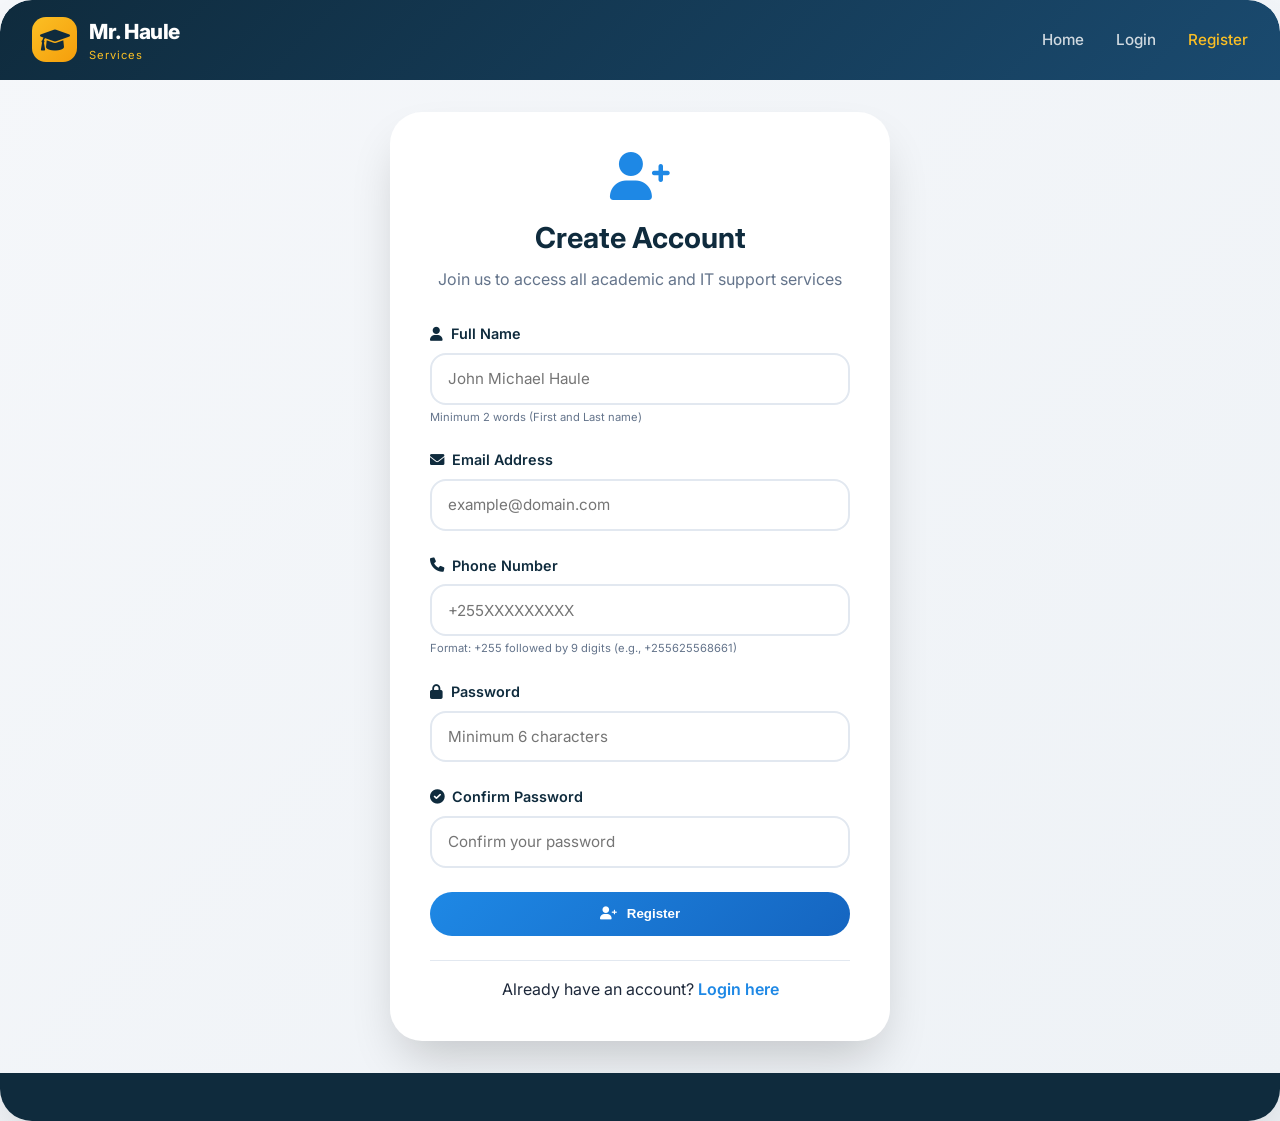
<file: register.html>
<!DOCTYPE html>
<html lang="en">
<head>
  <meta charset="UTF-8">
  <meta name="viewport" content="width=device-width, initial-scale=1.0">
  <title>Register | Mr. Haule Services</title>
  <link rel="stylesheet" href="style.css">
  <link href="https://fonts.googleapis.com/css2?family=Inter:wght@300;400;500;600;700;800;900&display=swap" rel="stylesheet">
  <link rel="stylesheet" href="https://cdnjs.cloudflare.com/ajax/libs/font-awesome/6.0.0-beta3/css/all.min.css">
</head>
<body>
  <div class="container auth-container">
    <!-- Premium Navigation -->
    <nav class="navbar-premium">
      <div class="nav-container">
        <div class="logo-premium">
          <div class="logo-icon">
            <i class="fas fa-graduation-cap"></i>
          </div>
          <div class="logo-text">
            <span class="logo-main">Mr. Haule</span>
            <span class="logo-sub">Services</span>
          </div>
        </div>
        <div class="nav-menu">
          <a href="index.html" class="nav-link">Home</a>
          <a href="login.html" class="nav-link">Login</a>
          <a href="register.html" class="nav-link active">Register</a>
        </div>
      </div>
    </nav>

    <div class="auth-form-container">
      <div class="auth-card-premium">
        <div class="auth-header-premium">
          <div class="auth-icon">
            <i class="fas fa-user-plus"></i>
          </div>
          <h2>Create Account</h2>
          <p>Join us to access all academic and IT support services</p>
        </div>

        <form id="registerForm">
          <div class="input-group-premium">
            <label><i class="fas fa-user"></i> Full Name</label>
            <input type="text" id="regFullName" placeholder="John Michael Haule" required>
            <div class="error-message" id="regNameError"></div>
            <small>Minimum 2 words (First and Last name)</small>
          </div>

          <div class="input-group-premium">
            <label><i class="fas fa-envelope"></i> Email Address</label>
            <input type="email" id="regEmail" placeholder="example@domain.com" required>
            <div class="error-message" id="regEmailError"></div>
          </div>

          <div class="input-group-premium">
            <label><i class="fas fa-phone"></i> Phone Number</label>
            <input type="tel" id="regPhone" placeholder="+255XXXXXXXXX" required>
            <div class="error-message" id="regPhoneError"></div>
            <small>Format: +255 followed by 9 digits (e.g., +255625568661)</small>
          </div>

          <div class="input-group-premium">
            <label><i class="fas fa-lock"></i> Password</label>
            <input type="password" id="regPassword" placeholder="Minimum 6 characters" required>
            <div class="error-message" id="regPasswordError"></div>
          </div>

          <div class="input-group-premium">
            <label><i class="fas fa-check-circle"></i> Confirm Password</label>
            <input type="password" id="regConfirmPassword" placeholder="Confirm your password" required>
            <div class="error-message" id="regConfirmError"></div>
          </div>

          <button type="submit" class="btn-primary-premium btn-block">
            <i class="fas fa-user-plus"></i> Register
          </button>
        </form>

        <div class="auth-footer">
          <p>Already have an account? <a href="login.html">Login here</a></p>
        </div>
      </div>
    </div>

    <footer class="footer-premium-simple">
      <p id="copyright"></p>
    </footer>
  </div>

  <script src="script.js"></script>
</body>
</html>
</file>
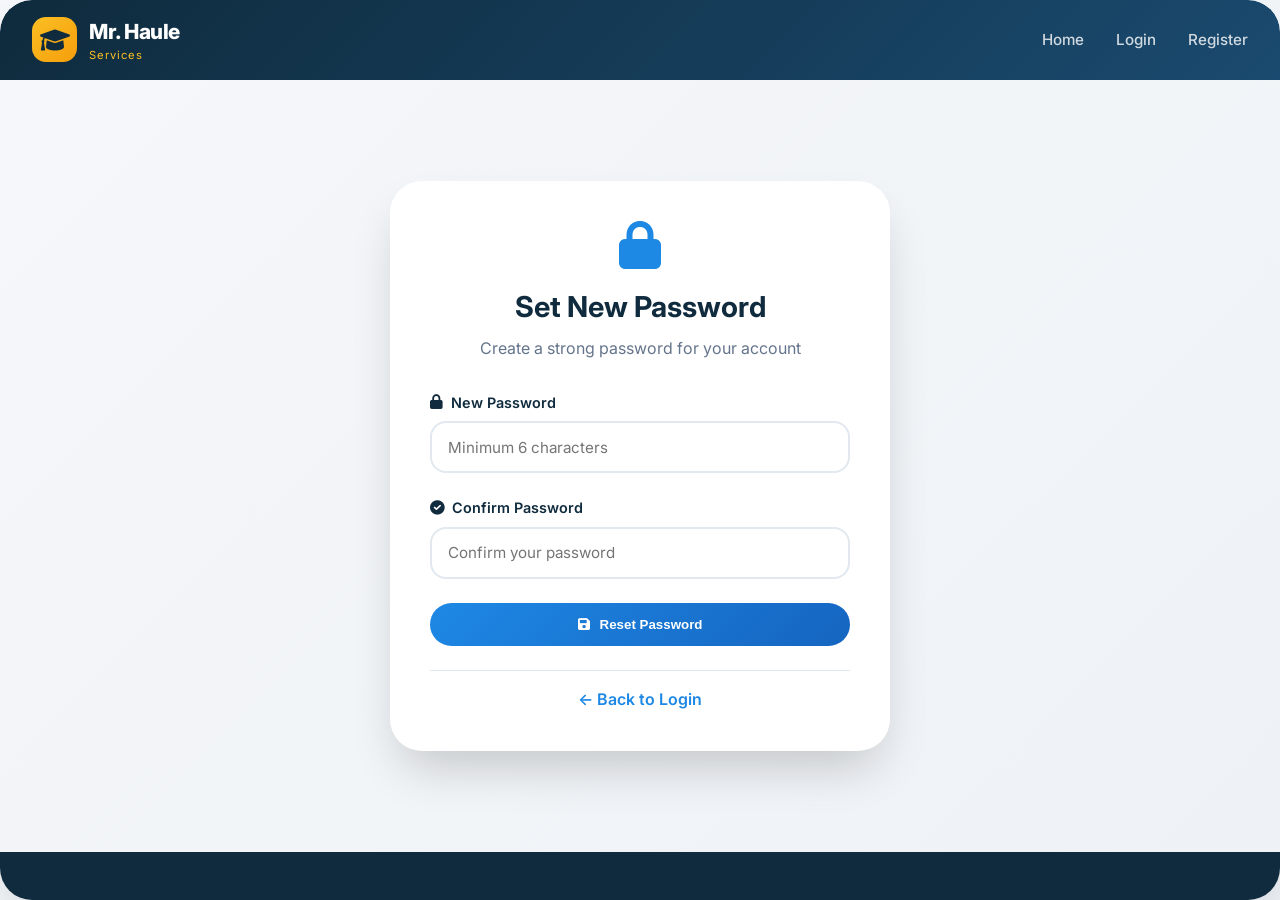
<file: reset-password.html>
<!DOCTYPE html>
<html lang="en">
<head>
  <meta charset="UTF-8">
  <meta name="viewport" content="width=device-width, initial-scale=1.0">
  <title>Reset Password | Mr. Haule Services</title>
  <link rel="stylesheet" href="style.css">
  <link href="https://fonts.googleapis.com/css2?family=Inter:wght@300;400;500;600;700;800;900&display=swap" rel="stylesheet">
  <link rel="stylesheet" href="https://cdnjs.cloudflare.com/ajax/libs/font-awesome/6.0.0-beta3/css/all.min.css">
</head>
<body>
  <div class="container auth-container">
    <nav class="navbar-premium">
      <div class="nav-container">
        <div class="logo-premium">
          <div class="logo-icon">
            <i class="fas fa-graduation-cap"></i>
          </div>
          <div class="logo-text">
            <span class="logo-main">Mr. Haule</span>
            <span class="logo-sub">Services</span>
          </div>
        </div>
        <div class="nav-menu">
          <a href="index.html" class="nav-link">Home</a>
          <a href="login.html" class="nav-link">Login</a>
          <a href="register.html" class="nav-link">Register</a>
        </div>
      </div>
    </nav>

    <div class="auth-form-container">
      <div class="auth-card-premium">
        <div class="auth-header-premium">
          <div class="auth-icon">
            <i class="fas fa-lock"></i>
          </div>
          <h2>Set New Password</h2>
          <p>Create a strong password for your account</p>
        </div>

        <form id="resetPasswordForm">
          <div class="input-group-premium">
            <label><i class="fas fa-lock"></i> New Password</label>
            <input type="password" id="newPassword" placeholder="Minimum 6 characters" required>
            <div class="error-message" id="newPasswordError"></div>
          </div>

          <div class="input-group-premium">
            <label><i class="fas fa-check-circle"></i> Confirm Password</label>
            <input type="password" id="confirmNewPassword" placeholder="Confirm your password" required>
            <div class="error-message" id="confirmNewPasswordError"></div>
          </div>

          <button type="submit" class="btn-primary-premium btn-block">
            <i class="fas fa-save"></i> Reset Password
          </button>
        </form>

        <div class="auth-footer">
          <p><a href="login.html">← Back to Login</a></p>
        </div>
      </div>
    </div>

    <footer class="footer-premium-simple">
      <p id="copyright"></p>
    </footer>
  </div>

  <script src="script.js"></script>
</body>
</html>
</file>
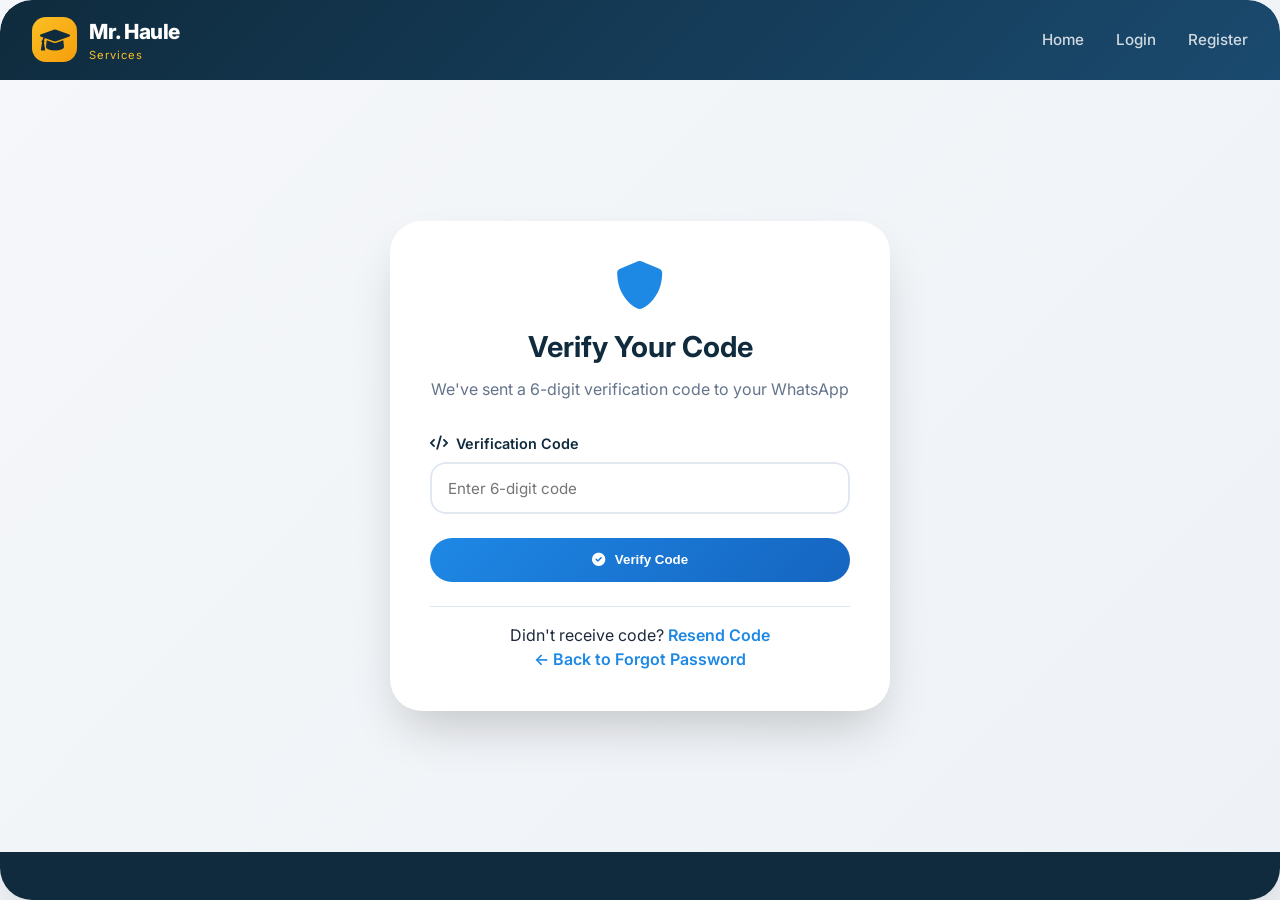
<file: verify-code.html>
<!DOCTYPE html>
<html lang="en">
<head>
  <meta charset="UTF-8">
  <meta name="viewport" content="width=device-width, initial-scale=1.0">
  <title>Verify Code | Mr. Haule Services</title>
  <link rel="stylesheet" href="style.css">
  <link href="https://fonts.googleapis.com/css2?family=Inter:wght@300;400;500;600;700;800;900&display=swap" rel="stylesheet">
  <link rel="stylesheet" href="https://cdnjs.cloudflare.com/ajax/libs/font-awesome/6.0.0-beta3/css/all.min.css">
</head>
<body>
  <div class="container auth-container">
    <nav class="navbar-premium">
      <div class="nav-container">
        <div class="logo-premium">
          <div class="logo-icon">
            <i class="fas fa-graduation-cap"></i>
          </div>
          <div class="logo-text">
            <span class="logo-main">Mr. Haule</span>
            <span class="logo-sub">Services</span>
          </div>
        </div>
        <div class="nav-menu">
          <a href="index.html" class="nav-link">Home</a>
          <a href="login.html" class="nav-link">Login</a>
          <a href="register.html" class="nav-link">Register</a>
        </div>
      </div>
    </nav>

    <div class="auth-form-container">
      <div class="auth-card-premium">
        <div class="auth-header-premium">
          <div class="auth-icon">
            <i class="fas fa-shield-alt"></i>
          </div>
          <h2>Verify Your Code</h2>
          <p>We've sent a 6-digit verification code to your WhatsApp</p>
        </div>

        <form id="verifyCodeForm">
          <div class="input-group-premium">
            <label><i class="fas fa-code"></i> Verification Code</label>
            <input type="text" id="verificationCode" placeholder="Enter 6-digit code" maxlength="6" required>
            <div class="error-message" id="codeError"></div>
          </div>

          <button type="submit" class="btn-primary-premium btn-block">
            <i class="fas fa-check-circle"></i> Verify Code
          </button>
        </form>

        <div class="auth-footer">
          <p>Didn't receive code? <a href="#" id="resendCode">Resend Code</a></p>
          <p><a href="forgot-password.html">← Back to Forgot Password</a></p>
        </div>
      </div>
    </div>

    <footer class="footer-premium-simple">
      <p id="copyright"></p>
    </footer>
  </div>

  <script src="script.js"></script>
</body>
</html>
</file>
<file: style.css>
* {
  margin: 0;
  padding: 0;
  box-sizing: border-box;
}

body {
  font-family: 'Inter', 'Times New Roman', Times, serif;
  background: linear-gradient(135deg, #f5f7fa 0%, #eef2f6 100%);
  color: #1e293b;
  line-height: 1.5;
  min-height: 100vh;
}

.container {
  max-width: 1400px;
  margin: 0 auto;
  background: #ffffff;
  border-radius: 32px;
  box-shadow: 0 25px 50px -12px rgba(0, 0, 0, 0.15);
  overflow: hidden;
}

/* ============================================ */
/* PREMIUM NAVIGATION */
/* ============================================ */
.navbar-premium {
  background: linear-gradient(135deg, #0f2b3d 0%, #1a4a6f 100%);
  padding: 1rem 0;
  position: sticky;
  top: 0;
  z-index: 1000;
  backdrop-filter: blur(10px);
}

.nav-container {
  max-width: 1300px;
  margin: 0 auto;
  padding: 0 2rem;
  display: flex;
  justify-content: space-between;
  align-items: center;
  flex-wrap: wrap;
  gap: 1rem;
}

.logo-premium {
  display: flex;
  align-items: center;
  gap: 12px;
}

.logo-icon {
  width: 45px;
  height: 45px;
  background: linear-gradient(135deg, #fbbf24, #f59e0b);
  border-radius: 14px;
  display: flex;
  align-items: center;
  justify-content: center;
}

.logo-icon i {
  font-size: 1.5rem;
  color: #0f2b3d;
}

.logo-text {
  display: flex;
  flex-direction: column;
}

.logo-main {
  font-size: 1.3rem;
  font-weight: 800;
  color: white;
  letter-spacing: -0.5px;
}

.logo-sub {
  font-size: 0.7rem;
  color: #fbbf24;
  letter-spacing: 1px;
}

.nav-menu {
  display: flex;
  gap: 2rem;
  align-items: center;
  flex-wrap: wrap;
}

.nav-link {
  color: rgba(255, 255, 255, 0.8);
  text-decoration: none;
  font-weight: 500;
  transition: all 0.3s;
  font-size: 0.95rem;
}

.nav-link:hover, .nav-link.active {
  color: #fbbf24;
}

.nav-actions {
  display: flex;
  gap: 1rem;
}

.btn-login, .btn-register {
  padding: 0.6rem 1.2rem;
  border-radius: 40px;
  text-decoration: none;
  font-weight: 600;
  font-size: 0.9rem;
  transition: all 0.3s;
  display: inline-flex;
  align-items: center;
  gap: 8px;
}

.btn-login {
  background: transparent;
  border: 1.5px solid rgba(255, 255, 255, 0.3);
  color: white;
}

.btn-login:hover {
  background: rgba(255, 255, 255, 0.1);
  border-color: #fbbf24;
}

.btn-register {
  background: linear-gradient(135deg, #fbbf24, #f59e0b);
  color: #0f2b3d;
}

.btn-register:hover {
  transform: translateY(-2px);
  box-shadow: 0 8px 20px rgba(251, 191, 36, 0.3);
}

.btn-logout-small {
  background: #dc2626;
  color: white;
  border: none;
  padding: 0.5rem 1rem;
  border-radius: 30px;
  cursor: pointer;
  font-weight: 600;
  transition: all 0.3s;
}

.btn-logout-small:hover {
  background: #b91c1c;
  transform: translateY(-2px);
}

.mobile-toggle {
  display: none;
  font-size: 1.5rem;
  color: white;
  cursor: pointer;
}

/* ============================================ */
/* HERO SECTION */
/* ============================================ */
.hero-premium {
  position: relative;
  background: linear-gradient(135deg, #f8fafc 0%, #e2e8f0 100%);
  padding: 4rem 2rem;
  overflow: hidden;
}

.hero-gradient {
  position: absolute;
  top: 0;
  left: 0;
  right: 0;
  bottom: 0;
  background: radial-gradient(circle at 30% 50%, rgba(30, 136, 229, 0.05), transparent);
}

.hero-container {
  max-width: 1300px;
  margin: 0 auto;
  display: grid;
  grid-template-columns: 1fr 1fr;
  gap: 3rem;
  align-items: center;
  position: relative;
  z-index: 2;
}

.hero-content-premium {
  animation: fadeInUp 0.8s ease;
}

.hero-badge-premium {
  display: inline-flex;
  align-items: center;
  gap: 10px;
  background: rgba(30, 136, 229, 0.1);
  padding: 0.5rem 1.2rem;
  border-radius: 50px;
  margin-bottom: 1.5rem;
}

.badge-pulse {
  width: 8px;
  height: 8px;
  background: #10b981;
  border-radius: 50%;
  animation: pulse 2s infinite;
}

.hero-title {
  font-size: 3rem;
  font-weight: 800;
  line-height: 1.2;
  margin-bottom: 1.5rem;
  color: #0f2b3d;
}

.gradient-text-premium {
  background: linear-gradient(135deg, #1e88e5, #fbbf24);
  -webkit-background-clip: text;
  background-clip: text;
  color: transparent;
}

.hero-description-premium {
  font-size: 1.1rem;
  color: #475569;
  margin-bottom: 2rem;
  line-height: 1.6;
}

.hero-buttons-premium {
  display: flex;
  gap: 1rem;
  margin-bottom: 2rem;
  flex-wrap: wrap;
}

.btn-primary-premium {
  display: inline-flex;
  align-items: center;
  gap: 10px;
  background: linear-gradient(135deg, #1e88e5, #1565c0);
  color: white;
  padding: 0.9rem 2rem;
  border-radius: 50px;
  text-decoration: none;
  font-weight: 600;
  transition: all 0.3s;
  border: none;
  cursor: pointer;
}

.btn-primary-premium:hover {
  transform: translateY(-2px);
  box-shadow: 0 10px 25px rgba(30, 136, 229, 0.4);
}

.btn-secondary-premium {
  display: inline-flex;
  align-items: center;
  gap: 10px;
  background: transparent;
  color: #1e88e5;
  padding: 0.9rem 2rem;
  border-radius: 50px;
  text-decoration: none;
  font-weight: 600;
  border: 2px solid #1e88e5;
  transition: all 0.3s;
}

.btn-secondary-premium:hover {
  background: #1e88e5;
  color: white;
  transform: translateY(-2px);
}

.btn-large {
  padding: 1rem 2.5rem;
  font-size: 1rem;
}

.hero-stats-premium {
  display: flex;
  gap: 2rem;
  padding-top: 1.5rem;
  border-top: 1px solid #e2e8f0;
}

.stat-premium {
  text-align: center;
}

.stat-number {
  font-size: 1.8rem;
  font-weight: 800;
  color: #1e88e5;
}

.stat-label {
  font-size: 0.85rem;
  color: #64748b;
}

.stat-divider-premium {
  width: 1px;
  height: 50px;
  background: #e2e8f0;
}

.hero-visual-premium {
  position: relative;
  min-height: 400px;
}

.floating-card {
  position: absolute;
  background: white;
  padding: 1rem 1.5rem;
  border-radius: 20px;
  display: flex;
  align-items: center;
  gap: 12px;
  box-shadow: 0 15px 35px rgba(0, 0, 0, 0.1);
  animation: float 4s ease-in-out infinite;
}

.card-1 {
  top: 20%;
  left: 10%;
  animation-delay: 0s;
}

.card-2 {
  bottom: 30%;
  right: 15%;
  animation-delay: 1s;
}

.card-3 {
  top: 50%;
  right: 5%;
  animation-delay: 2s;
}

.floating-card i {
  font-size: 2rem;
  color: #25d366;
}

.floating-card h4 {
  font-size: 0.9rem;
  font-weight: 700;
  margin-bottom: 0.2rem;
}

.floating-card p {
  font-size: 0.75rem;
  color: #64748b;
}

/* ============================================ */
/* SERVICES SECTION */
/* ============================================ */
.services-premium, .how-it-works-premium, .testimonials-premium {
  padding: 5rem 2rem;
}

.section-container {
  max-width: 1300px;
  margin: 0 auto;
}

.section-header-premium {
  text-align: center;
  margin-bottom: 3rem;
}

.section-tag-premium {
  display: inline-block;
  background: rgba(30, 136, 229, 0.1);
  color: #1e88e5;
  padding: 0.3rem 1rem;
  border-radius: 50px;
  font-size: 0.8rem;
  font-weight: 600;
  margin-bottom: 1rem;
}

.section-title-premium {
  font-size: 2.5rem;
  font-weight: 800;
  margin-bottom: 1rem;
  color: #0f2b3d;
}

.section-subtitle-premium {
  color: #64748b;
  font-size: 1.1rem;
}

.services-grid-premium {
  display: grid;
  grid-template-columns: repeat(auto-fit, minmax(320px, 1fr));
  gap: 2rem;
}

.service-card-premium {
  background: #f8fafc;
  padding: 2rem;
  border-radius: 24px;
  transition: all 0.3s;
  border: 1px solid #e2e8f0;
}

.service-card-premium:hover {
  transform: translateY(-8px);
  box-shadow: 0 20px 35px rgba(0, 0, 0, 0.1);
  border-color: #1e88e5;
}

.service-icon-wrapper {
  position: relative;
  margin-bottom: 1.5rem;
}

.service-icon-bg {
  width: 60px;
  height: 60px;
  background: linear-gradient(135deg, #1e88e5, #1565c0);
  border-radius: 18px;
  opacity: 0.1;
}

.service-icon-wrapper i {
  position: absolute;
  top: 50%;
  left: 50%;
  transform: translate(-50%, -50%);
  font-size: 2rem;
  color: #1e88e5;
}

.service-card-premium h3 {
  font-size: 1.3rem;
  margin-bottom: 0.75rem;
}

.service-card-premium p {
  color: #64748b;
  margin-bottom: 1rem;
  line-height: 1.5;
}

.service-link {
  color: #1e88e5;
  text-decoration: none;
  font-weight: 600;
  display: inline-flex;
  align-items: center;
  gap: 5px;
  transition: gap 0.3s;
}

.service-link:hover {
  gap: 10px;
}

/* ============================================ */
/* HOW IT WORKS SECTION */
/* ============================================ */
.how-it-works-premium {
  background: #f8fafc;
}

.steps-premium {
  display: flex;
  justify-content: center;
  align-items: center;
  flex-wrap: wrap;
  gap: 2rem;
}

.step-premium {
  text-align: center;
  flex: 1;
  min-width: 200px;
  padding: 2rem;
  background: white;
  border-radius: 24px;
  transition: all 0.3s;
}

.step-premium:hover {
  transform: translateY(-5px);
  box-shadow: 0 15px 30px rgba(0, 0, 0, 0.1);
}

.step-number-premium {
  width: 50px;
  height: 50px;
  background: linear-gradient(135deg, #1e88e5, #1565c0);
  color: white;
  border-radius: 50%;
  display: flex;
  align-items: center;
  justify-content: center;
  font-size: 1.3rem;
  font-weight: bold;
  margin: 0 auto 1rem;
}

.step-icon-premium {
  font-size: 2.5rem;
  color: #1e88e5;
  margin-bottom: 1rem;
}

.step-premium h3 {
  margin-bottom: 0.5rem;
}

.step-connector i {
  font-size: 2rem;
  color: #cbd5e1;
}

/* ============================================ */
/* TESTIMONIALS SECTION */
/* ============================================ */
.testimonials-grid-premium {
  display: grid;
  grid-template-columns: repeat(auto-fit, minmax(300px, 1fr));
  gap: 2rem;
}

.testimonial-card-premium {
  background: #f8fafc;
  padding: 2rem;
  border-radius: 24px;
  transition: all 0.3s;
}

.testimonial-card-premium:hover {
  transform: translateY(-5px);
  box-shadow: 0 15px 30px rgba(0, 0, 0, 0.08);
}

.testimonial-quote i {
  font-size: 2rem;
  color: #1e88e5;
  opacity: 0.3;
  margin-bottom: 1rem;
}

.testimonial-card-premium p {
  margin-bottom: 1.5rem;
  font-style: italic;
  color: #334155;
}

.testimonial-author-premium {
  display: flex;
  align-items: center;
  gap: 1rem;
  padding-top: 1rem;
  border-top: 1px solid #e2e8f0;
}

.author-avatar i {
  font-size: 2.5rem;
  color: #cbd5e1;
}

.author-info h4 {
  font-size: 1rem;
  margin-bottom: 0.2rem;
}

.author-info p {
  font-size: 0.8rem;
  color: #64748b;
  margin: 0;
}

/* ============================================ */
/* CTA SECTION */
/* ============================================ */
.cta-premium {
  background: linear-gradient(135deg, #0f2b3d, #1a4a6f);
  padding: 4rem 2rem;
  text-align: center;
}

.cta-content-premium h2 {
  font-size: 2.5rem;
  color: white;
  margin-bottom: 1rem;
}

.cta-content-premium p {
  color: rgba(255, 255, 255, 0.8);
  margin-bottom: 2rem;
  font-size: 1.1rem;
}

.cta-buttons-premium {
  display: flex;
  gap: 1rem;
  justify-content: center;
  flex-wrap: wrap;
}

/* ============================================ */
/* FOOTER */
/* ============================================ */
.footer-premium {
  background: #0f2b3d;
  color: #cbd5e1;
  padding: 3rem 2rem 1rem;
}

.footer-container {
  max-width: 1300px;
  margin: 0 auto;
}

.footer-grid {
  display: grid;
  grid-template-columns: repeat(auto-fit, minmax(200px, 1fr));
  gap: 2rem;
  padding-bottom: 2rem;
  border-bottom: 1px solid rgba(255, 255, 255, 0.1);
}

.footer-logo {
  display: flex;
  align-items: center;
  gap: 10px;
  margin-bottom: 1rem;
}

.footer-logo i {
  font-size: 1.5rem;
  color: #fbbf24;
}

.footer-logo span {
  color: #fbbf24;
}

.footer-about p {
  font-size: 0.85rem;
  line-height: 1.5;
  margin-bottom: 1rem;
}

.social-links {
  display: flex;
  gap: 1rem;
}

.social-links a {
  color: #cbd5e1;
  font-size: 1.2rem;
  transition: color 0.3s;
}

.social-links a:hover {
  color: #fbbf24;
}

.footer-links h4, .footer-contact h4 {
  color: white;
  margin-bottom: 1rem;
  font-size: 1rem;
}

.footer-links ul {
  list-style: none;
}

.footer-links ul li {
  margin: 0.5rem 0;
}

.footer-links ul li a {
  color: #cbd5e1;
  text-decoration: none;
  font-size: 0.85rem;
  transition: color 0.3s;
}

.footer-links ul li a:hover {
  color: #fbbf24;
}

.footer-contact p {
  margin: 0.5rem 0;
  font-size: 0.85rem;
  display: flex;
  align-items: center;
  gap: 8px;
}

.footer-bottom {
  text-align: center;
  padding-top: 2rem;
  font-size: 0.8rem;
}

.tagline {
  margin-top: 0.5rem;
  font-style: italic;
  font-size: 0.75rem;
}

.footer-premium-simple {
  background: #0f2b3d;
  color: #cbd5e1;
  text-align: center;
  padding: 1.5rem;
}

/* ============================================ */
/* AUTH FORMS (Login, Register, Forgot Password) */
/* ============================================ */
.auth-container {
  min-height: 100vh;
  display: flex;
  flex-direction: column;
  background: linear-gradient(135deg, #f5f7fa 0%, #eef2f6 100%);
}

.auth-form-container {
  flex: 1;
  display: flex;
  align-items: center;
  justify-content: center;
  padding: 2rem;
}

.auth-card-premium {
  max-width: 500px;
  width: 100%;
  background: white;
  border-radius: 32px;
  box-shadow: 0 25px 50px -12px rgba(0, 0, 0, 0.2);
  padding: 2.5rem;
  animation: fadeInUp 0.5s ease;
}

.auth-header-premium {
  text-align: center;
  margin-bottom: 2rem;
}

.auth-header-premium i {
  font-size: 3rem;
  color: #1e88e5;
  margin-bottom: 1rem;
}

.auth-header-premium h2 {
  font-size: 1.8rem;
  margin-bottom: 0.5rem;
  color: #0f2b3d;
}

.auth-header-premium p {
  color: #64748b;
}

.input-group-premium {
  margin-bottom: 1.5rem;
  display: flex;
  flex-direction: column;
}

.input-group-premium label {
  font-weight: 600;
  margin-bottom: 0.5rem;
  color: #0f2b3d;
  display: flex;
  align-items: center;
  gap: 8px;
  font-size: 0.9rem;
}

.input-group-premium input,
.input-group-premium select,
.input-group-premium textarea {
  font-family: 'Inter', 'Times New Roman', Times, serif;
  padding: 0.9rem 1rem;
  border: 2px solid #e2e8f0;
  border-radius: 16px;
  font-size: 0.95rem;
  transition: all 0.3s;
  outline: none;
  width: 100%;
}

.input-group-premium input:focus,
.input-group-premium select:focus,
.input-group-premium textarea:focus {
  border-color: #1e88e5;
  box-shadow: 0 0 0 3px rgba(30, 136, 229, 0.1);
}

.input-group-premium small {
  font-size: 0.7rem;
  color: #64748b;
  margin-top: 0.25rem;
}

.btn-block {
  width: 100%;
  justify-content: center;
}

.auth-footer {
  margin-top: 1.5rem;
  text-align: center;
  padding-top: 1rem;
  border-top: 1px solid #e2e8f0;
}

.auth-footer a {
  color: #1e88e5;
  text-decoration: none;
  font-weight: 600;
}

.auth-footer a:hover {
  text-decoration: underline;
}

/* ============================================ */
/* DASHBOARD STYLES */
/* ============================================ */
.dashboard-container {
  max-width: 1400px;
  margin: 0 auto;
  background: white;
  border-radius: 32px;
  overflow: hidden;
}

.dashboard-header {
  background: linear-gradient(135deg, #f8fafc, #e2e8f0);
  padding: 2rem;
}

.dashboard-header h1 {
  font-size: 1.8rem;
  color: #0f2b3d;
  display: flex;
  align-items: center;
  gap: 10px;
  margin-bottom: 0.5rem;
}

.form-section, .history-section {
  padding: 2rem;
}

.form-section h2 {
  display: flex;
  align-items: center;
  gap: 10px;
  margin-bottom: 0.5rem;
}

.form-intro {
  color: #64748b;
  margin-bottom: 1.5rem;
  padding-bottom: 0.75rem;
  border-bottom: 1px solid #e2e8f0;
}

.history-list {
  background: #f8fafc;
  border-radius: 20px;
  padding: 1rem;
  max-height: 400px;
  overflow-y: auto;
}

.history-item {
  background: white;
  padding: 1rem;
  margin-bottom: 0.75rem;
  border-radius: 16px;
  border-left: 4px solid #1e88e5;
  transition: all 0.3s;
}

.history-item:hover {
  transform: translateX(5px);
  box-shadow: 0 2px 8px rgba(0, 0, 0, 0.05);
}

.history-date {
  font-size: 0.7rem;
  color: #94a3b8;
  margin-top: 0.5rem;
  display: flex;
  align-items: center;
  gap: 5px;
}

.empty-history {
  text-align: center;
  color: #94a3b8;
  padding: 2rem;
}

.empty-history i {
  font-size: 2.5rem;
  margin-bottom: 0.5rem;
  opacity: 0.5;
}

.quick-tips {
  padding: 1.5rem 2rem;
  background: #f1f5f9;
}

.quick-tips h3 {
  margin-bottom: 1rem;
  display: flex;
  align-items: center;
  gap: 8px;
}

.tips-grid {
  display: grid;
  grid-template-columns: repeat(auto-fit, minmax(200px, 1fr));
  gap: 1rem;
}

.tip-card {
  background: white;
  padding: 1rem;
  border-radius: 12px;
  display: flex;
  align-items: center;
  gap: 12px;
}

.tip-card i {
  font-size: 1.5rem;
  color: #1e88e5;
}

/* ============================================ */
/* PAYMENT PAGE STYLES */
/* ============================================ */
.payment-container {
  max-width: 1400px;
  margin: 0 auto;
  background: white;
  border-radius: 32px;
  overflow: hidden;
}

.payment-main {
  padding: 2rem;
}

.payment-header {
  text-align: center;
  margin-bottom: 2rem;
}

.payment-header i {
  font-size: 3rem;
  color: #1e88e5;
  margin-bottom: 1rem;
}

.payment-header h1 {
  font-size: 2rem;
  margin-bottom: 0.5rem;
}

.payment-grid {
  display: grid;
  grid-template-columns: 1fr 1.5fr;
  gap: 2rem;
}

.payment-methods-card, .payment-form-card {
  background: #f8fafc;
  border-radius: 24px;
  padding: 1.5rem;
}

.payment-methods-card h3, .payment-form-card h3 {
  margin-bottom: 1.5rem;
  display: flex;
  align-items: center;
  gap: 8px;
}

.mobile-money-options, .bank-transfer-option {
  margin-bottom: 1.5rem;
}

.mobile-money-options h4, .bank-transfer-option h4 {
  margin-bottom: 0.8rem;
  color: #0f2b3d;
}

.payment-methods-grid {
  display: grid;
  grid-template-columns: repeat(auto-fit, minmax(140px, 1fr));
  gap: 0.8rem;
  margin-bottom: 1rem;
}

.payment-method-item {
  background: white;
  border: 2px solid #e2e8f0;
  border-radius: 12px;
  padding: 0.8rem;
  text-align: center;
  cursor: pointer;
  transition: all 0.3s;
}

.payment-method-item:hover {
  border-color: #1e88e5;
  transform: translateY(-2px);
}

.payment-method-item i {
  font-size: 1.5rem;
  color: #1e88e5;
  display: block;
  margin-bottom: 0.5rem;
}

.bank-details-card {
  background: white;
  border-radius: 16px;
  padding: 1rem;
}

.bank-info-highlight {
  background: #f1f5f9;
  border-radius: 12px;
  padding: 1rem;
}

.bank-row {
  display: flex;
  justify-content: space-between;
  padding: 0.5rem 0;
  border-bottom: 1px solid #e2e8f0;
}

.bank-row:last-child {
  border-bottom: none;
}

.bank-row.highlight {
  background: #e8f0fe;
  margin: 0 -0.5rem;
  padding: 0.5rem 0.8rem;
  border-radius: 8px;
}

.bank-label {
  font-weight: 600;
  color: #475569;
}

.bank-value {
  color: #0f2b3d;
  font-family: monospace;
  font-weight: 600;
}

.btn-copy-small {
  background: #e2e8f0;
  border: none;
  padding: 0.2rem 0.5rem;
  border-radius: 6px;
  cursor: pointer;
  transition: all 0.3s;
}

.btn-copy-small:hover {
  background: #1e88e5;
  color: white;
}

.control-number-card {
  background: linear-gradient(135deg, #1e88e5, #1565c0);
  border-radius: 16px;
  padding: 1.2rem;
  text-align: center;
  margin: 1rem 0;
}

.control-label {
  color: rgba(255, 255, 255, 0.8);
  font-size: 0.8rem;
  margin-bottom: 0.5rem;
}

.control-number {
  font-size: 1.5rem;
  font-weight: 800;
  color: white;
  letter-spacing: 2px;
  font-family: monospace;
}

.btn-copy {
  background: rgba(255, 255, 255, 0.2);
  border: none;
  color: white;
  padding: 0.4rem 1rem;
  border-radius: 30px;
  margin-top: 0.8rem;
  cursor: pointer;
  font-size: 0.8rem;
  transition: all 0.3s;
}

.btn-copy:hover {
  background: rgba(255, 255, 255, 0.3);
}

.payment-instructions {
  background: white;
  border-radius: 12px;
  padding: 1rem;
  margin-top: 1rem;
}

.payment-instructions h4 {
  margin-bottom: 0.8rem;
  display: flex;
  align-items: center;
  gap: 8px;
}

.payment-instructions ol {
  padding-left: 1.2rem;
}

.payment-instructions li {
  margin: 0.5rem 0;
  font-size: 0.85rem;
}

.receiver-info {
  margin-top: 1rem;
  padding-top: 1rem;
  border-top: 1px solid #e2e8f0;
}

.receiver-card {
  background: linear-gradient(135deg, #e8f0fe, #f0f9ff);
  border-
  /* ============================================ */
/* ADDITIONAL FIXES FOR AUTH PAGES */
/* ============================================ */

.auth-icon {
  width: 70px;
  height: 70px;
  background: linear-gradient(135deg, #1e88e5, #1565c0);
  border-radius: 50%;
  display: flex;
  align-items: center;
  justify-content: center;
  margin: 0 auto 1rem;
}

.auth-icon i {
  font-size: 2rem;
  color: white;
}

.forgot-link {
  text-align: right;
  margin-bottom: 1.5rem;
}

.forgot-link a {
  color: #1e88e5;
  text-decoration: none;
  font-size: 0.85rem;
  font-weight: 500;
}

.forgot-link a:hover {
  text-decoration: underline;
}

.demo-info {
  margin-top: 1rem;
  font-size: 0.75rem;
  color: #64748b;
  text-align: center;
  padding: 0.5rem;
  background: #f1f5f9;
  border-radius: 8px;
}

.demo-info i {
  color: #fbbf24;
  margin-right: 5px;
}

.auth-header-premium {
  text-align: center;
  margin-bottom: 2rem;
}

.auth-header-premium h2 {
  font-size: 1.8rem;
  margin-top: 0.5rem;
  color: #0f2b3d;
}

.auth-header-premium p {
  color: #64748b;
  margin-top: 0.5rem;
}

/* Fix for dashboard welcome message */
#welcomeMessage {
  color: #475569;
  margin-top: 0.5rem;
}

/* Fix for logout button */
.btn-logout-small {
  background: #dc2626;
  color: white;
  border: none;
  padding: 0.5rem 1rem;
  border-radius: 30px;
  cursor: pointer;
  font-weight: 600;
  transition: all 0.3s;
  display: inline-flex;
  align-items: center;
  gap: 8px;
}

.btn-logout-small:hover {
  background: #b91c1c;
  transform: translateY(-2px);
}
</file>
